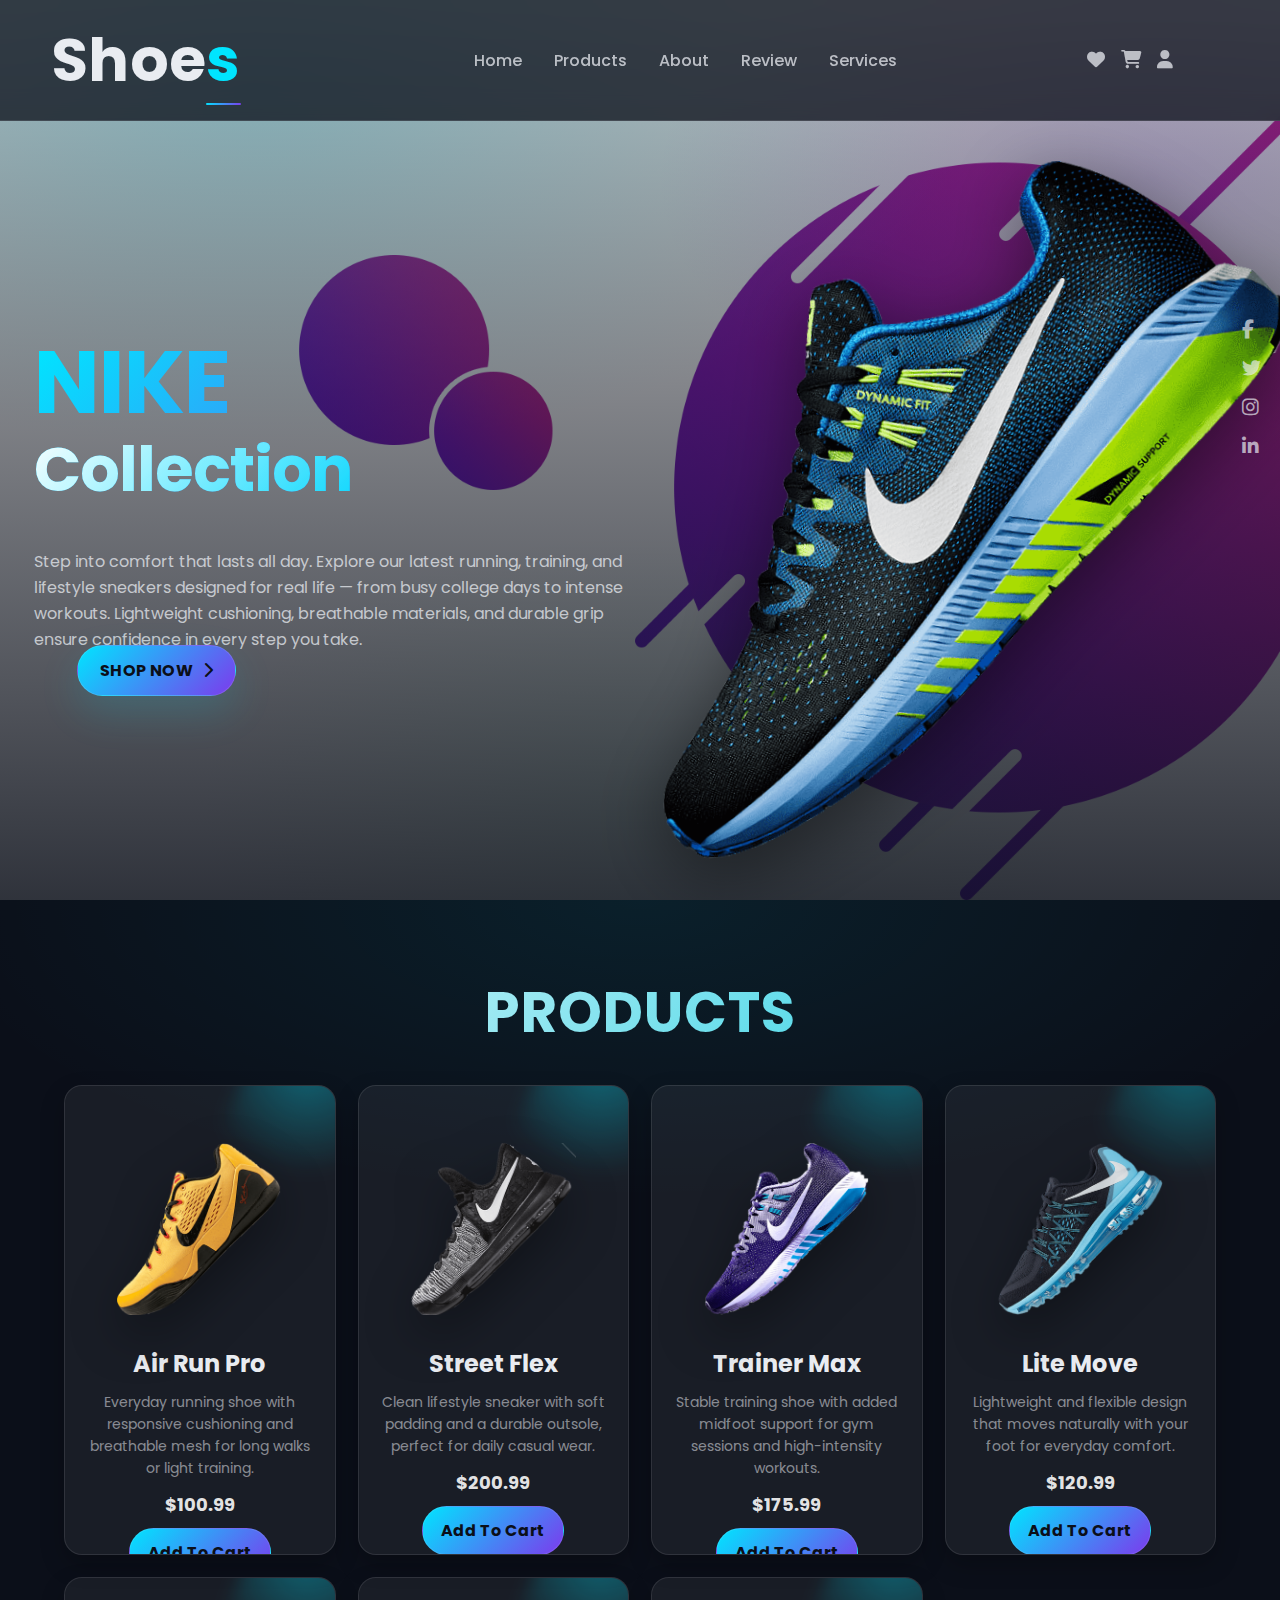
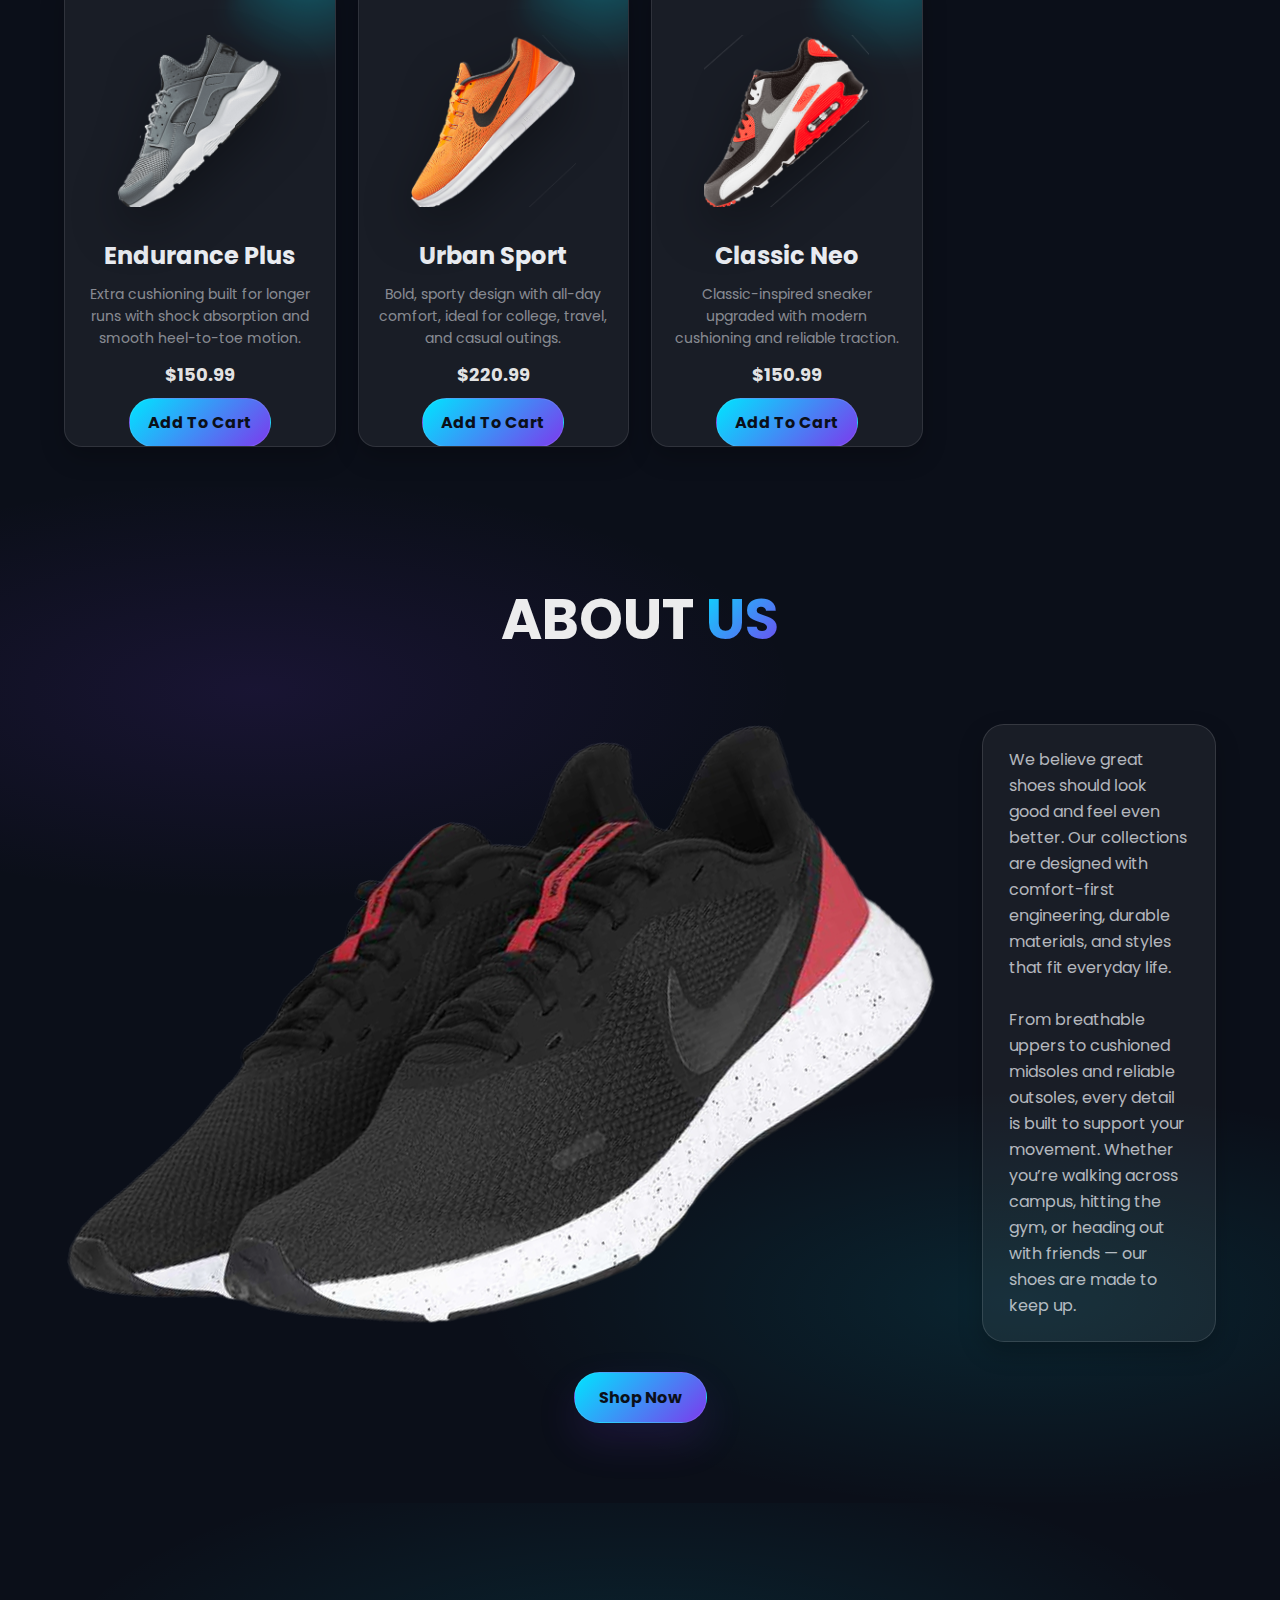
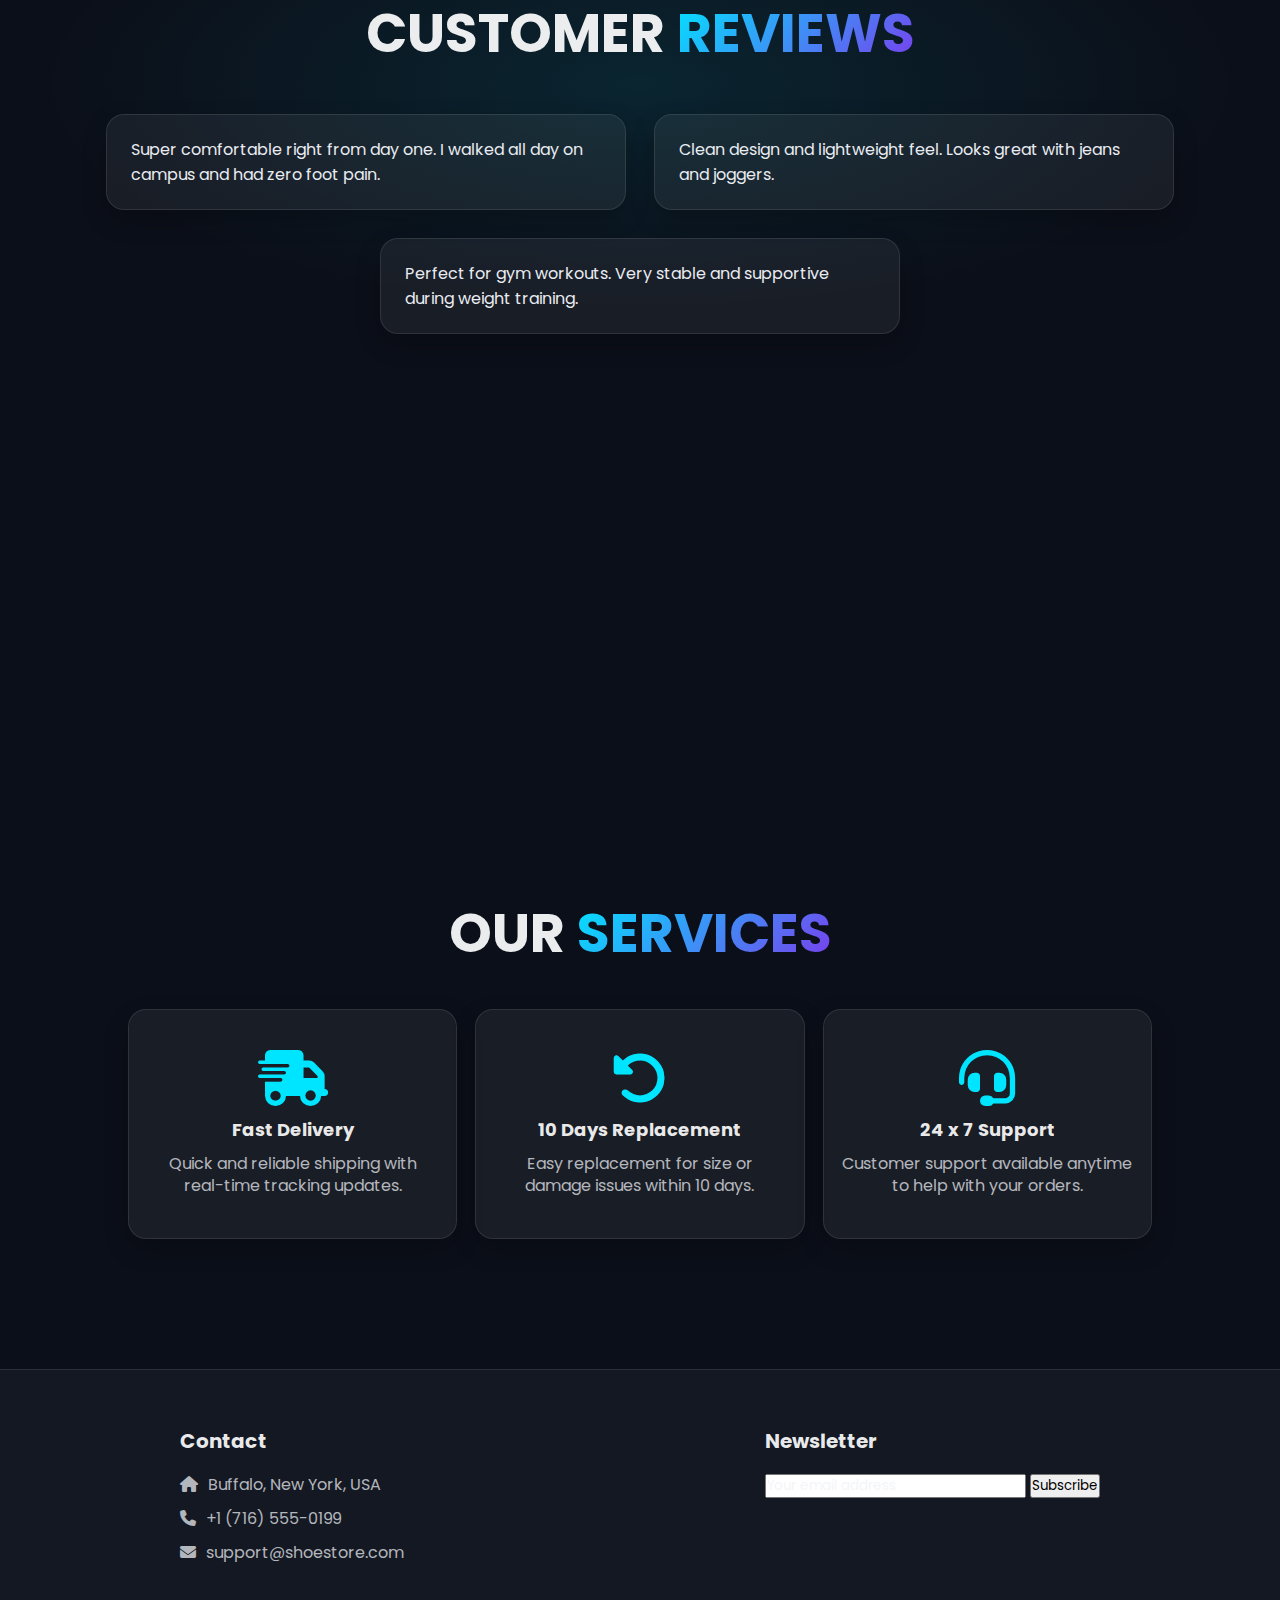
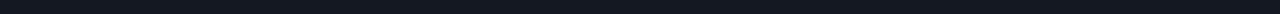
<file: Shoes Websit/index.html>
<!DOCTYPE html>
<html lang="en">
<head>
    <meta charset="UTF-8">
    <meta http-equiv="X-UA-Compatible" content="IE=edge">
    <meta name="viewport" content="width=device-width, initial-scale=1.0">
    <title>Shoes Store - Just Do It</title>
    <link rel="stylesheet" href="style.css">
    <link rel="shortcut icon" href="image/logo.png">
    <link rel="stylesheet" href="https://cdnjs.cloudflare.com/ajax/libs/font-awesome/6.1.1/css/all.min.css">
</head>
<body>

<section>
    <nav>
        <div class="logo">
            <h1>Shoe<span>s</span></h1>
        </div>

        <ul>
            <li><a href="#Home">Home</a></li>
            <li><a href="#Products">Products</a></li>
            <li><a href="#About">About</a></li>
            <li><a href="#Review">Review</a></li>
            <li><a href="#Servises">Services</a></li>
        </ul>

        <div class="icons">
            <i class="fa-solid fa-heart"></i>
            <i class="fa-solid fa-cart-shopping"></i>
            <i class="fa-solid fa-user"></i>
        </div>
    </nav>

    <div class="main" id="Home">
        <div class="main_content">
            <div class="main_text">
                <h1>NIKE<br><span>Collection</span></h1>
                <p>
                    Step into comfort that lasts all day. Explore our latest running, training, and lifestyle sneakers designed for real life — from busy college days to intense workouts. Lightweight cushioning, breathable materials, and durable grip ensure confidence in every step you take.
                </p>
            </div>
            <div class="main_image">
                <img src="image/shoes.png">
            </div>
        </div>

        <div class="social_icon">
            <i class="fa-brands fa-facebook-f"></i>
            <i class="fa-brands fa-twitter"></i>
            <i class="fa-brands fa-instagram"></i>
            <i class="fa-brands fa-linkedin-in"></i>
        </div>

        <div class="button">
            <a href="#">SHOP NOW</a>
            <i class="fa-solid fa-chevron-right"></i>
        </div>
    </div>
</section>

<!-- Products -->

<div class="products" id="Products">
    <h1>Products</h1>

    <div class="box">

        <!-- Product 1 -->
        <div class="card">
            <div class="image">
                <img src="image/shoes1.png">
            </div>
            <div class="products_text">
                <h2>Air Run Pro</h2>
                <p>Everyday running shoe with responsive cushioning and breathable mesh for long walks or light training.</p>
                <h3>$100.99</h3>
                <a href="#" class="btn">Add To Cart</a>
            </div>
        </div>

        <!-- Product 2 -->
        <div class="card">
            <div class="image">
                <img src="image/shoes2.png">
            </div>
            <div class="products_text">
                <h2>Street Flex</h2>
                <p>Clean lifestyle sneaker with soft padding and a durable outsole, perfect for daily casual wear.</p>
                <h3>$200.99</h3>
                <a href="#" class="btn">Add To Cart</a>
            </div>
        </div>

        <!-- Product 3 -->
        <div class="card">
            <div class="image">
                <img src="image/shoes3.png">
            </div>
            <div class="products_text">
                <h2>Trainer Max</h2>
                <p>Stable training shoe with added midfoot support for gym sessions and high-intensity workouts.</p>
                <h3>$175.99</h3>
                <a href="#" class="btn">Add To Cart</a>
            </div>
        </div>

        <!-- Product 4 -->
        <div class="card">
            <div class="image">
                <img src="image/shoes4.png">
            </div>
            <div class="products_text">
                <h2>Lite Move</h2>
                <p>Lightweight and flexible design that moves naturally with your foot for everyday comfort.</p>
                <h3>$120.99</h3>
                <a href="#" class="btn">Add To Cart</a>
            </div>
        </div>

        <!-- Product 5 -->
        <div class="card">
            <div class="image">
                <img src="image/shoes5.png">
            </div>
            <div class="products_text">
                <h2>Endurance Plus</h2>
                <p>Extra cushioning built for longer runs with shock absorption and smooth heel-to-toe motion.</p>
                <h3>$150.99</h3>
                <a href="#" class="btn">Add To Cart</a>
            </div>
        </div>

        <!-- Product 6 -->
        <div class="card">
            <div class="image">
                <img src="image/shoes6.png">
            </div>
            <div class="products_text">
                <h2>Urban Sport</h2>
                <p>Bold, sporty design with all-day comfort, ideal for college, travel, and casual outings.</p>
                <h3>$220.99</h3>
                <a href="#" class="btn">Add To Cart</a>
            </div>
        </div>

        <!-- Product 7 -->
        <div class="card">
            <div class="image">
                <img src="image/shoes7.png">
            </div>
            <div class="products_text">
                <h2>Classic Neo</h2>
                <p>Classic-inspired sneaker upgraded with modern cushioning and reliable traction.</p>
                <h3>$150.99</h3>
                <a href="#" class="btn">Add To Cart</a>
            </div>
        </div>

    </div>
</div>

<!-- About -->

<div class="about" id="About">
    <h1>About<span>Us</span></h1>

    <div class="about_main">
        <div class="about_image">
            <img src="image/red_shoes1.png" id="imagebox">
        </div>

        <div class="about_text">
            <p>
                We believe great shoes should look good and feel even better. Our collections are designed with comfort-first engineering, durable materials, and styles that fit everyday life.
                <br><br>
                From breathable uppers to cushioned midsoles and reliable outsoles, every detail is built to support your movement. Whether you’re walking across campus, hitting the gym, or heading out with friends — our shoes are made to keep up.
            </p>
        </div>
    </div>

    <a href="#" class="about_btn">Shop Now</a>
</div>

<!-- Reviews -->

<div class="review" id="Review">
    <h1>Customer<span>Reviews</span></h1>

    <div class="review_box">

        <div class="review_card">
            <p>Super comfortable right from day one. I walked all day on campus and had zero foot pain.</p>
        </div>

        <div class="review_card">
            <p>Clean design and lightweight feel. Looks great with jeans and joggers.</p>
        </div>

        <div class="review_card">
            <p>Perfect for gym workouts. Very stable and supportive during weight training.</p>
        </div>

    </div>
</div>

<!-- Services -->

<div class="services" id="Servises">
    <h1>Our<span>Services</span></h1>

    <div class="services_cards">

        <div class="services_box">
            <i class="fa-solid fa-truck-fast"></i>
            <h3>Fast Delivery</h3>
            <p>Quick and reliable shipping with real-time tracking updates.</p>
        </div>

        <div class="services_box">
            <i class="fa-solid fa-rotate-left"></i>
            <h3>10 Days Replacement</h3>
            <p>Easy replacement for size or damage issues within 10 days.</p>
        </div>

        <div class="services_box">
            <i class="fa-solid fa-headset"></i>
            <h3>24 x 7 Support</h3>
            <p>Customer support available anytime to help with your orders.</p>
        </div>

    </div>
</div>

<!-- Footer -->

<footer>
    <div class="footer_main">

        <div class="tag">
            <h1>Contact</h1>
            <a href="#"><i class="fa-solid fa-house"></i>Buffalo, New York, USA</a>
            <a href="#"><i class="fa-solid fa-phone"></i>+1 (716) 555-0199</a>
            <a href="#"><i class="fa-solid fa-envelope"></i>support@shoestore.com</a>
        </div>

        <div class="tag">
            <h1>Newsletter</h1>
            <input type="text" placeholder="Your email address">
            <button>Subscribe</button>
        </div>

    </div>
</footer>

</body>
</html>
</file>
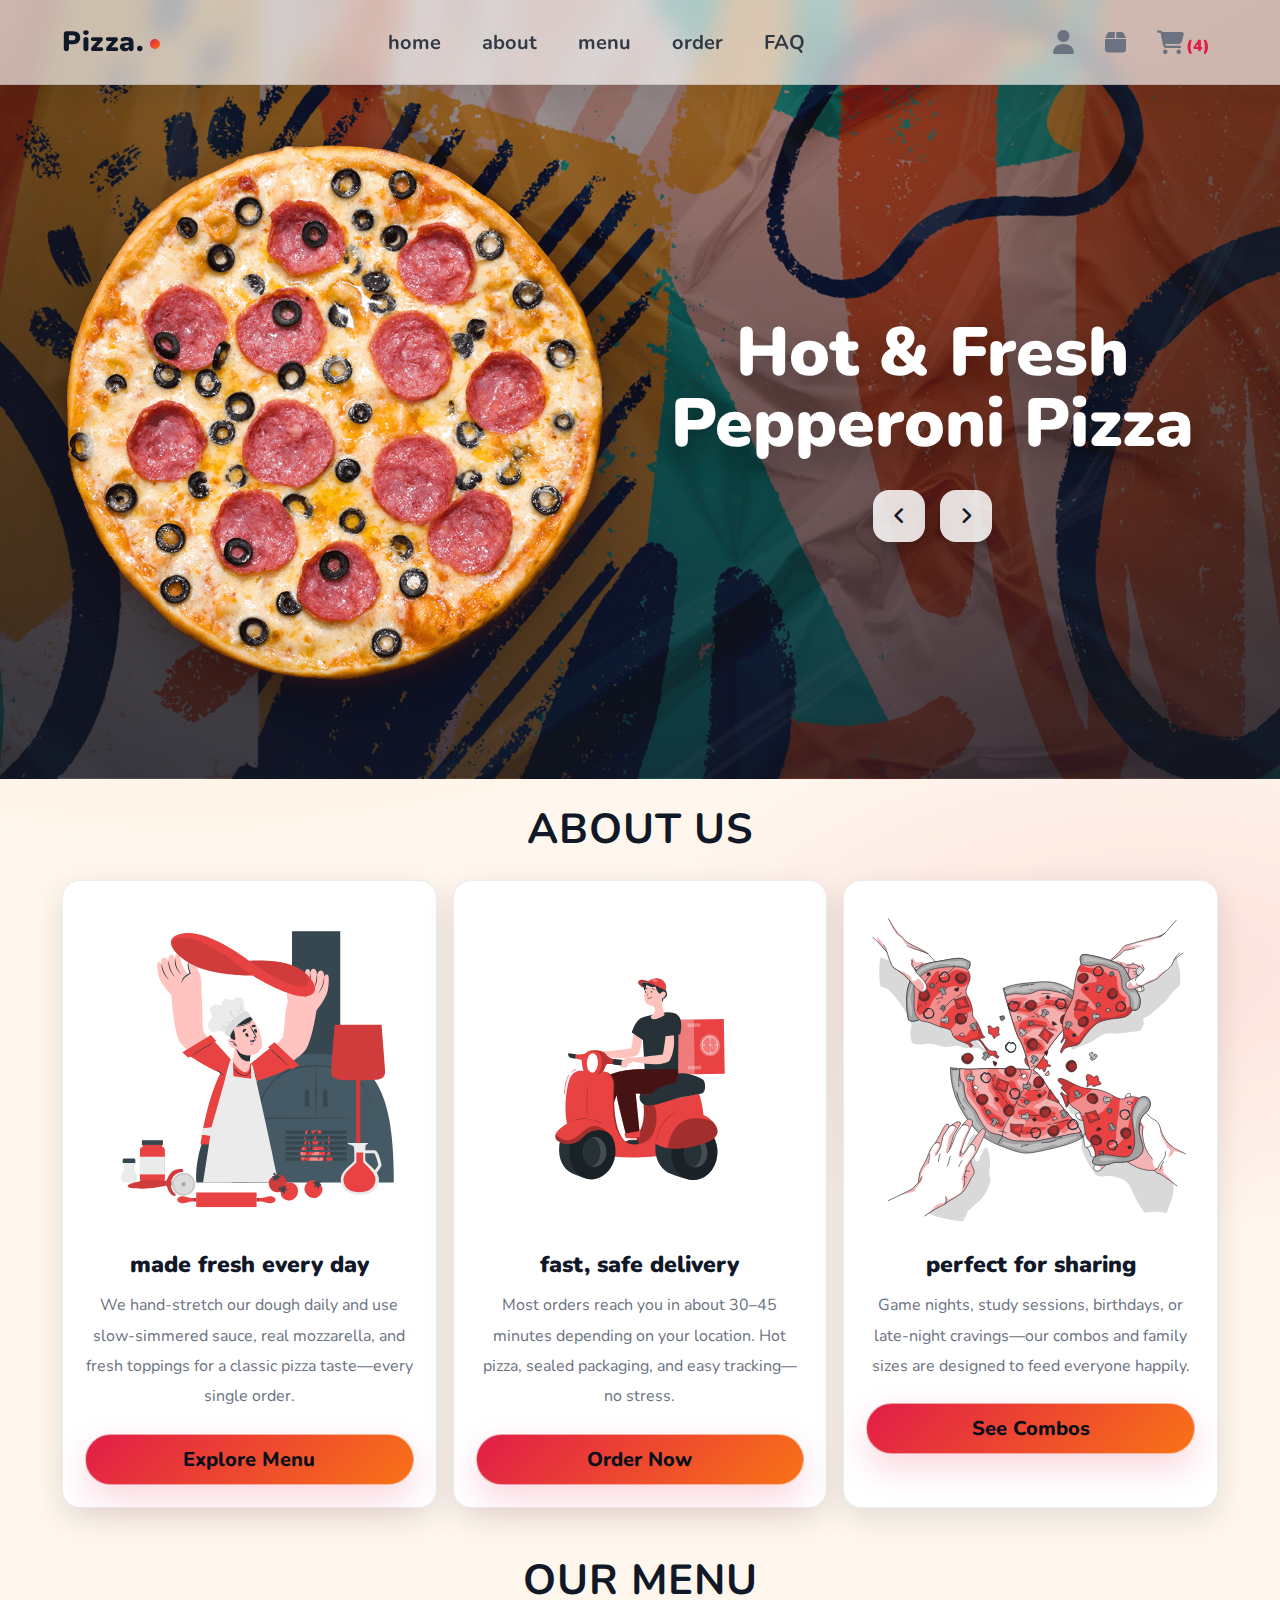
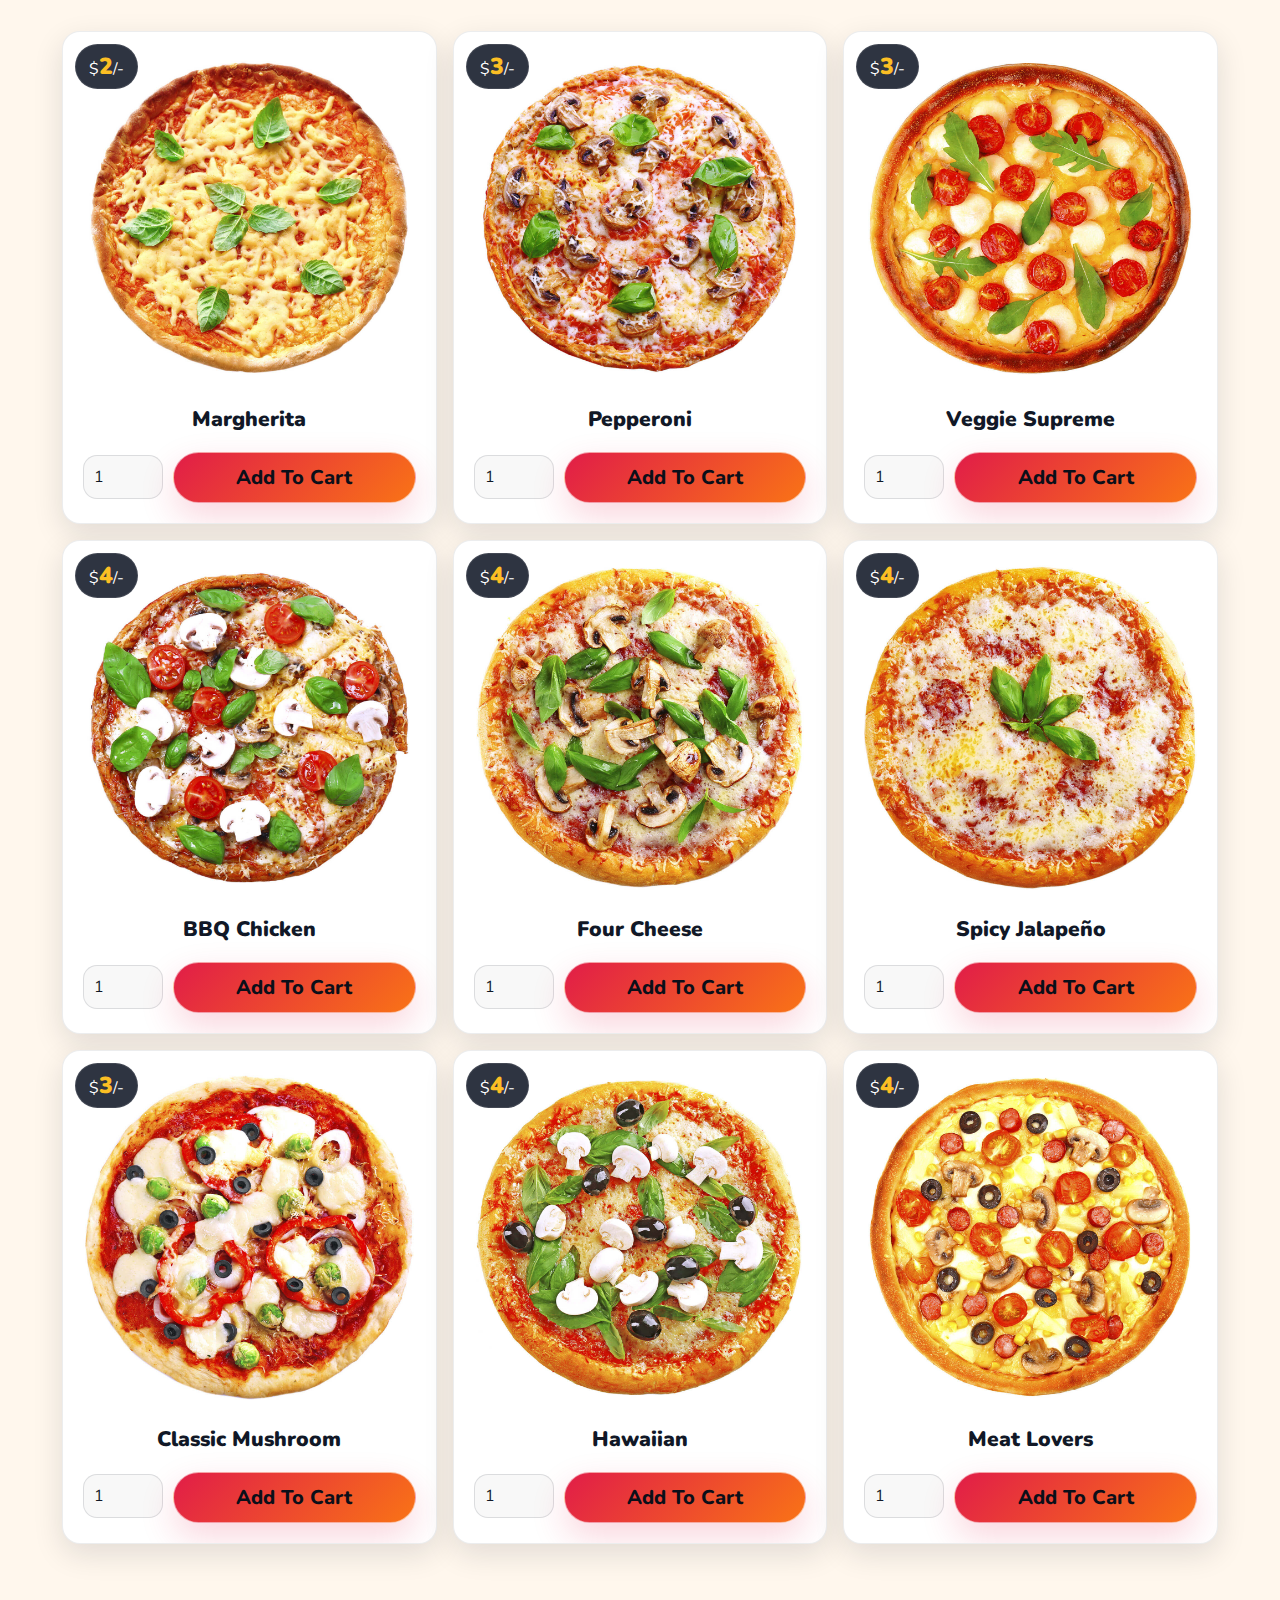
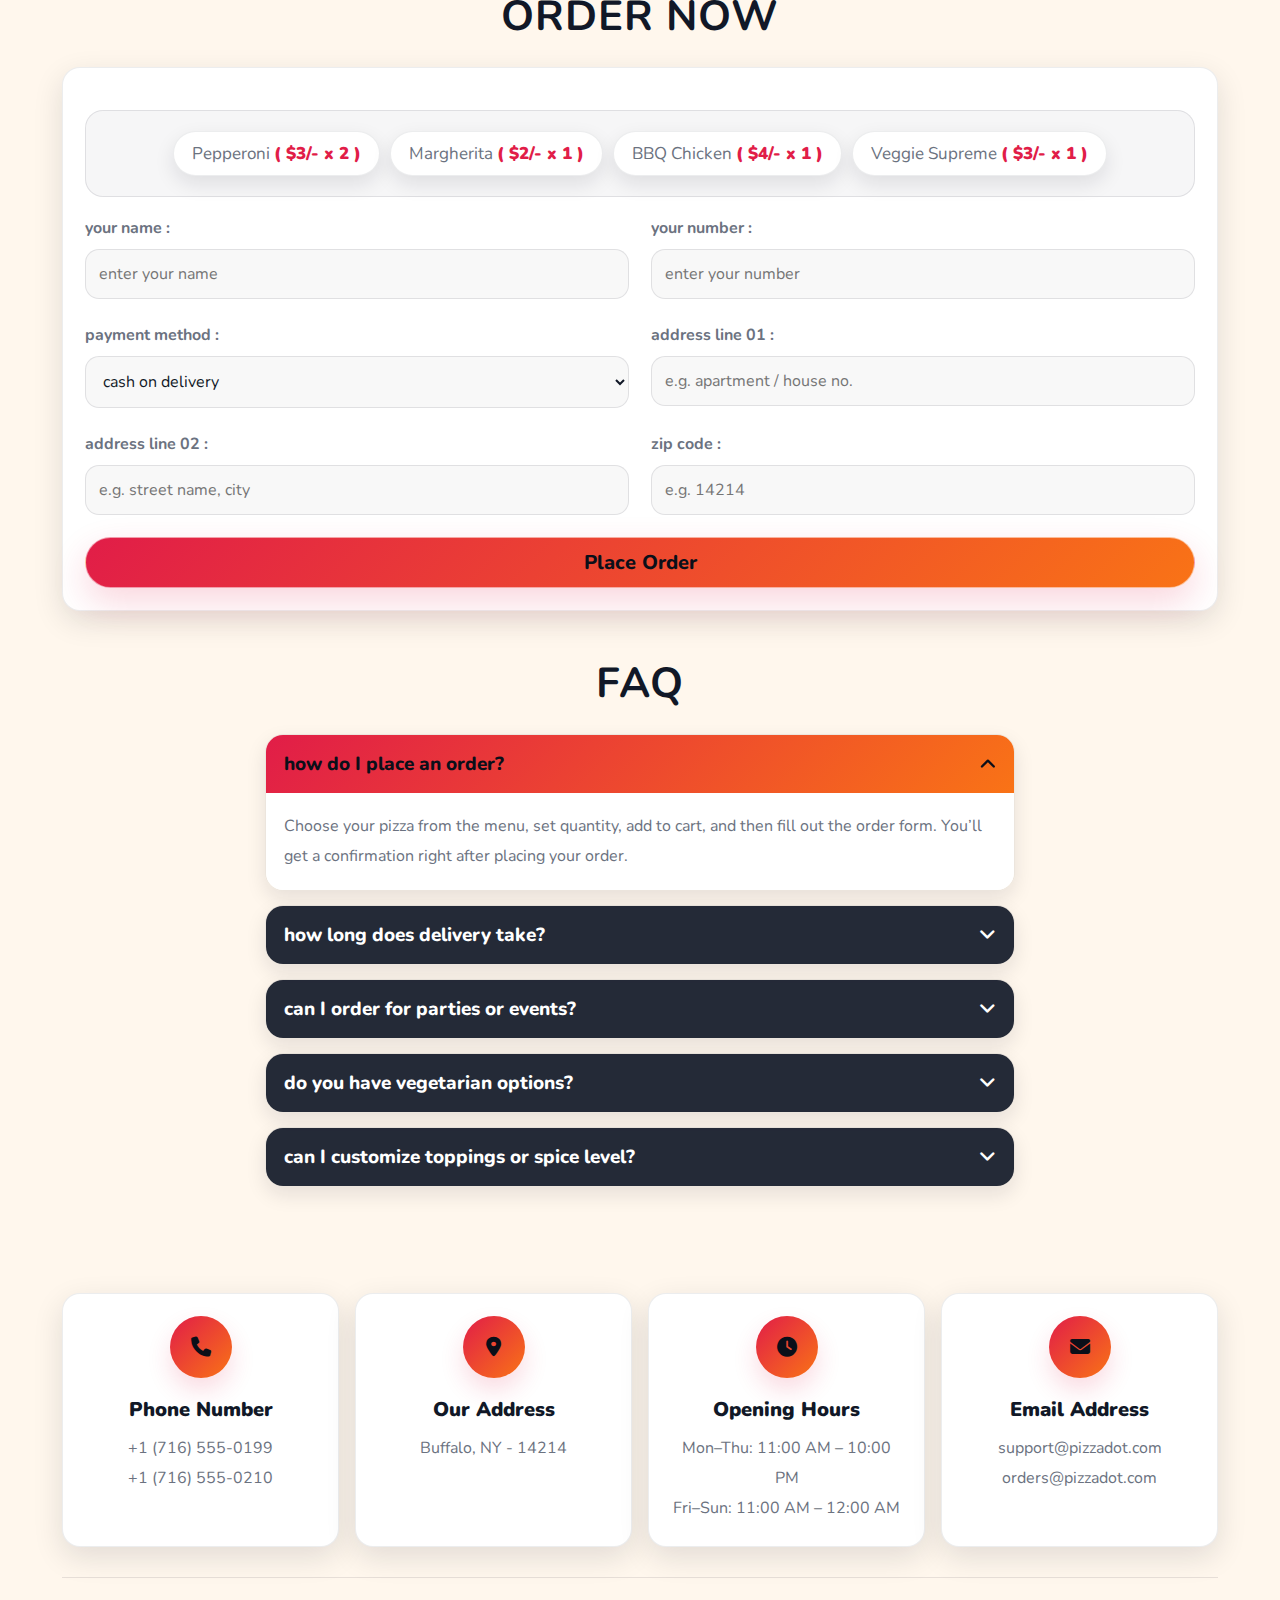
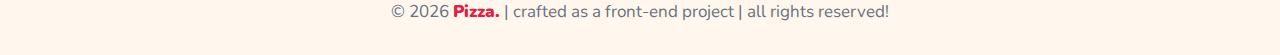
<file: front-end pizza website/front-end pizza website/index.html>
<!DOCTYPE html>
<html lang="en">
<head>
   <meta charset="UTF-8">
   <meta http-equiv="X-UA-Compatible" content="IE=edge">
   <meta name="viewport" content="width=device-width, initial-scale=1.0">
   <title>Pizza. | Fresh Oven-Baked Pizza</title>

   <!-- font awesome cdn link  -->
   <link rel="stylesheet" href="https://cdnjs.cloudflare.com/ajax/libs/font-awesome/6.1.1/css/all.min.css">

   <!-- custom css file link  -->
   <link rel="stylesheet" href="css/style.css">
</head>
<body>
   
<!-- header section starts  -->
<header class="header">
   <section class="flex">

      <a href="#home" class="logo">Pizza.</a>

      <nav class="navbar">
         <a href="#home">home</a>
         <a href="#about">about</a>
         <a href="#menu">menu</a>
         <a href="#order">order</a>
         <a href="#faq">FAQ</a>
      </nav>

      <div class="icons">
         <div id="menu-btn" class="fas fa-bars"></div>
         <div id="user-btn" class="fas fa-user"></div>
         <div id="order-btn" class="fas fa-box"></div>
         <div id="cart-btn" class="fas fa-shopping-cart"><span>(4)</span></div>
      </div>

   </section>
</header>
<!-- header section ends -->

<!-- user account panel -->
<div class="user-account">
   <section>

      <div id="close-account"><span>close</span></div>

      <div class="user">
         <p><span>you are not logged in!</span> Log in to save your address and reorder faster.</p>
      </div>

      <div class="display-orders">
         <p>Pepperoni <span>( $3/- x 2 )</span></p>
         <p>Margherita <span>( $2/- x 1 )</span></p>
         <p>BBQ Chicken <span>( $4/- x 1 )</span></p>
         <p>Veggie Supreme <span>( $3/- x 1 )</span></p>
      </div>

      <div class="flex">

         <form action="" method="post">
            <h3>login</h3>
            <input type="email" name="email" required class="box" placeholder="enter your email" maxlength="50">
            <input type="password" name="pass" required class="box" placeholder="enter your password" maxlength="20">
            <input type="submit" value="login now" name="login" class="btn">
         </form>

         <form action="" method="post">
            <h3>register</h3>
            <input type="text" name="name" required class="box" placeholder="enter your name" maxlength="20">
            <input type="email" name="email" required class="box" placeholder="enter your email" maxlength="50">
            <input type="password" name="pass" required class="box" placeholder="create a password" maxlength="20">
            <input type="password" name="cpass" required class="box" placeholder="confirm your password" maxlength="20">
            <input type="submit" value="register now" name="register" class="btn">
         </form>

      </div>

   </section>
</div>

<!-- my orders panel -->
<div class="my-orders">
   <section>

      <div id="close-orders"><span>close</span></div>

      <h3 class="title"> my orders </h3>

      <div class="box">
         <p>placed on : <span>01/08/2026</span> </p>
         <p>name : <span>Guest User</span> </p>
         <p>number : <span>1234567890</span></p>
         <p>address : <span>flat 12, building 2, Buffalo, NY - 14214</span></p>
         <p>payment method : <span>cash on delivery</span></p>
         <p>your orders : <span>Pepperoni x 2, Margherita x 1, Garlic Bread x 1</span></p>
         <p>total price : <span>$11/-</span></p>
         <p>payment status : <span style="color: var(--red);">pending</span> </p>
      </div>

      <div class="box">
         <p>placed on : <span>12/26/2025</span> </p>
         <p>name : <span>Guest User</span> </p>
         <p>number : <span>1234567890</span></p>
         <p>address : <span>flat 12, building 2, Buffalo, NY - 14214</span></p>
         <p>payment method : <span>credit card</span></p>
         <p>your orders : <span>BBQ Chicken x 1, Veggie Supreme x 1, Cola x 2</span></p>
         <p>total price : <span>$12/-</span></p>
         <p>payment status : <span style="color: var(--red);">pending</span> </p>
      </div>

   </section>
</div>

<!-- shopping cart panel -->
<div class="shopping-cart">
   <section>

      <div id="close-cart"><span>close</span></div>

      <div class="box">
         <a href="#" class="fas fa-times"></a>
         <img src="images/pizza-1.jpg" alt="">
         <div class="content">
            <p>Pepperoni <span>( $3/- x 2 )</span></p>
            <form action="" method="post">
               <input type="number" class="qty" name="qty" min="1" value="2" max="100">
               <button type="submit" class="fas fa-edit" name="update_qty"></button>
            </form>
         </div>
      </div>

      <div class="box">
         <a href="#" class="fas fa-times"></a>
         <img src="images/pizza-3.jpg" alt="">
         <div class="content">
            <p>Margherita <span>( $2/- x 1 )</span></p>
            <form action="" method="post">
               <input type="number" class="qty" name="qty" min="1" value="1" max="100">
               <button type="submit" class="fas fa-edit" name="update_qty"></button>
            </form>
         </div>
      </div>

      <div class="box">
         <a href="#" class="fas fa-times"></a>
         <img src="images/pizza-6.jpg" alt="">
         <div class="content">
            <p>BBQ Chicken <span>( $4/- x 1 )</span></p>
            <form action="" method="post">
               <input type="number" class="qty" name="qty" min="1" value="1" max="100">
               <button type="submit" class="fas fa-edit" name="update_qty"></button>
            </form>
         </div>
      </div>

      <div class="box">
         <a href="#" class="fas fa-times"></a>
         <img src="images/pizza-7.jpg" alt="">
         <div class="content">
            <p>Veggie Supreme <span>( $3/- x 1 )</span></p>
            <form action="" method="post">
               <input type="number" class="qty" name="qty" min="1" value="1" max="100">
               <button type="submit" class="fas fa-edit" name="update_qty"></button>
            </form>
         </div>
      </div>

      <a href="#order" class="btn">order now</a>

   </section>
</div>

<!-- hero -->
<div class="home-bg">
   <section class="home" id="home">

      <div class="slide-container">

         <div class="slide active">
            <div class="image">
               <img src="images/home-img-1.png" alt="">
            </div>
            <div class="content">
               <h3>Hot & Fresh Pepperoni Pizza</h3>
               <div class="fas fa-angle-left" onclick="prev()"></div>
               <div class="fas fa-angle-right" onclick="next()"></div>
            </div>
         </div>

         <div class="slide">
            <div class="image">
               <img src="images/home-img-2.png" alt="">
            </div>
            <div class="content">
               <h3>Cheesy Mushroom & Olive Pizza</h3>
               <div class="fas fa-angle-left" onclick="prev()"></div>
               <div class="fas fa-angle-right" onclick="next()"></div>
            </div>
         </div>

         <div class="slide">
            <div class="image">
               <img src="images/home-img-3.png" alt="">
            </div>
            <div class="content">
               <h3>Loaded Italian Veggie Pizza</h3>
               <div class="fas fa-angle-left" onclick="prev()"></div>
               <div class="fas fa-angle-right" onclick="next()"></div>
            </div>
         </div>

      </div>

   </section>
</div>

<!-- about section starts  -->
<section class="about" id="about">

   <h1 class="heading">about us</h1>

   <div class="box-container">

      <div class="box">
         <img src="images/about-1.svg" alt="">
         <h3>made fresh every day</h3>
         <p>
            We hand-stretch our dough daily and use slow-simmered sauce, real mozzarella,
            and fresh toppings for a classic pizza taste—every single order.
         </p>
         <a href="#menu" class="btn">explore menu</a>
      </div>

      <div class="box">
         <img src="images/about-2.svg" alt="">
         <h3>fast, safe delivery</h3>
         <p>
            Most orders reach you in about 30–45 minutes depending on your location.
            Hot pizza, sealed packaging, and easy tracking—no stress.
         </p>
         <a href="#order" class="btn">order now</a>
      </div>

      <div class="box">
         <img src="images/about-3.svg" alt="">
         <h3>perfect for sharing</h3>
         <p>
            Game nights, study sessions, birthdays, or late-night cravings—our combos
            and family sizes are designed to feed everyone happily.
         </p>
         <a href="#menu" class="btn">see combos</a>
      </div>

   </div>

</section>
<!-- about section ends -->

<!-- menu section starts  -->
<section id="menu" class="menu">

   <h1 class="heading">our menu</h1>

   <div class="box-container">

      <div class="box">
         <div class="price">$<span>2</span>/-</div>
         <img src="images/pizza-1.jpg" alt="">
         <div class="name">Margherita</div>
         <form action="" method="post">
            <input type="number" min="1" max="100" value="1" class="qty" name="qty">
            <input type="submit" value="add to cart" name="add_to_cart" class="btn">
         </form>
      </div>

      <div class="box">
         <div class="price">$<span>3</span>/-</div>
         <img src="images/pizza-2.jpg" alt="">
         <div class="name">Pepperoni</div>
         <form action="" method="post">
            <input type="number" min="1" max="100" value="1" class="qty" name="qty">
            <input type="submit" value="add to cart" name="add_to_cart" class="btn">
         </form>
      </div>

      <div class="box">
         <div class="price">$<span>3</span>/-</div>
         <img src="images/pizza-3.jpg" alt="">
         <div class="name">Veggie Supreme</div>
         <form action="" method="post">
            <input type="number" min="1" max="100" value="1" class="qty" name="qty">
            <input type="submit" value="add to cart" name="add_to_cart" class="btn">
         </form>
      </div>

      <div class="box">
         <div class="price">$<span>4</span>/-</div>
         <img src="images/pizza-4.jpg" alt="">
         <div class="name">BBQ Chicken</div>
         <form action="" method="post">
            <input type="number" min="1" max="100" value="1" class="qty" name="qty">
            <input type="submit" value="add to cart" name="add_to_cart" class="btn">
         </form>
      </div>

      <div class="box">
         <div class="price">$<span>4</span>/-</div>
         <img src="images/pizza-5.jpg" alt="">
         <div class="name">Four Cheese</div>
         <form action="" method="post">
            <input type="number" min="1" max="100" value="1" class="qty" name="qty">
            <input type="submit" value="add to cart" name="add_to_cart" class="btn">
         </form>
      </div>

      <div class="box">
         <div class="price">$<span>4</span>/-</div>
         <img src="images/pizza-6.jpg" alt="">
         <div class="name">Spicy Jalapeño</div>
         <form action="" method="post">
            <input type="number" min="1" max="100" value="1" class="qty" name="qty">
            <input type="submit" value="add to cart" name="add_to_cart" class="btn">
         </form>
      </div>

      <div class="box">
         <div class="price">$<span>3</span>/-</div>
         <img src="images/pizza-7.jpg" alt="">
         <div class="name">Classic Mushroom</div>
         <form action="" method="post">
            <input type="number" min="1" max="100" value="1" class="qty" name="qty">
            <input type="submit" value="add to cart" name="add_to_cart" class="btn">
         </form>
      </div>

      <div class="box">
         <div class="price">$<span>4</span>/-</div>
         <img src="images/pizza-8.jpg" alt="">
         <div class="name">Hawaiian</div>
         <form action="" method="post">
            <input type="number" min="1" max="100" value="1" class="qty" name="qty">
            <input type="submit" value="add to cart" name="add_to_cart" class="btn">
         </form>
      </div>

      <div class="box">
         <div class="price">$<span>4</span>/-</div>
         <img src="images/pizza-9.jpg" alt="">
         <div class="name">Meat Lovers</div>
         <form action="" method="post">
            <input type="number" min="1" max="100" value="1" class="qty" name="qty">
            <input type="submit" value="add to cart" name="add_to_cart" class="btn">
         </form>
      </div>

   </div>

</section>
<!-- menu section ends -->

<!-- order section starts  -->
<section class="order" id="order">

   <h1 class="heading">order now</h1>

   <form action="" method="post">

      <div class="display-orders">
         <p>Pepperoni <span>( $3/- x 2 )</span></p>
         <p>Margherita <span>( $2/- x 1 )</span></p>
         <p>BBQ Chicken <span>( $4/- x 1 )</span></p>
         <p>Veggie Supreme <span>( $3/- x 1 )</span></p>
      </div>

      <div class="flex">
         <div class="inputBox">
            <span>your name :</span>
            <input type="text" name="name" class="box" required placeholder="enter your name" maxlength="20">
         </div>
         <div class="inputBox">
            <span>your number :</span>
            <input type="number" name="number" class="box" required placeholder="enter your number" min="0">
         </div>
         <div class="inputBox">
            <span>payment method :</span>
            <select name="method" class="box">
               <option value="cash on delivery">cash on delivery</option>
               <option value="credit card">credit card</option>
               <option value="paypal">paypal</option>
            </select>
         </div>
         <div class="inputBox">
            <span>address line 01 :</span>
            <input type="text" name="flat" class="box" required placeholder="e.g. apartment / house no." maxlength="50">
         </div>
         <div class="inputBox">
            <span>address line 02 :</span>
            <input type="text" name="street" class="box" required placeholder="e.g. street name, city" maxlength="50">
         </div>
         <div class="inputBox">
            <span>zip code :</span>
            <input type="number" name="pin_code" class="box" required placeholder="e.g. 14214" min="0">
         </div>
      </div>

      <input type="submit" value="place order" class="btn" name="order">

   </form>

</section>
<!-- order section ends -->

<!-- faq section starts  -->
<section class="faq" id="faq">

   <h1 class="heading">FAQ</h1>

   <div class="accordion-container">

      <div class="accordion active">
         <div class="accordion-heading">
            <span>how do I place an order?</span>
            <i class="fas fa-angle-down"></i>
         </div>
         <p class="accrodion-content">
            Choose your pizza from the menu, set quantity, add to cart, and then fill out the order form.
            You’ll get a confirmation right after placing your order.
         </p>
      </div>

      <div class="accordion">
         <div class="accordion-heading">
            <span>how long does delivery take?</span>
            <i class="fas fa-angle-down"></i>
         </div>
         <p class="accrodion-content">
            Delivery usually takes around 30–45 minutes depending on traffic and distance.
            We prepare every pizza fresh, so quality always comes first.
         </p>
      </div>

      <div class="accordion">
         <div class="accordion-heading">
            <span>can I order for parties or events?</span>
            <i class="fas fa-angle-down"></i>
         </div>
         <p class="accrodion-content">
            Yes! We can handle bulk orders for parties and events. For large orders, it’s best to place it in advance
            so we can prepare everything on time.
         </p>
      </div>

      <div class="accordion">
         <div class="accordion-heading">
            <span>do you have vegetarian options?</span>
            <i class="fas fa-angle-down"></i>
         </div>
         <p class="accrodion-content">
            Absolutely. Veggie Supreme, Margherita, Four Cheese, and Classic Mushroom are great vegetarian choices.
            You can also request custom toppings.
         </p>
      </div>

      <div class="accordion">
         <div class="accordion-heading">
            <span>can I customize toppings or spice level?</span>
            <i class="fas fa-angle-down"></i>
         </div>
         <p class="accrodion-content">
            Yes — you can adjust quantity and place special notes when ordering (e.g., extra cheese, no olives,
            spicy jalapeños). Customization depends on ingredient availability.
         </p>
      </div>

   </div>

</section>
<!-- faq section ends -->

<!-- footer section starts  -->
<section class="footer">

   <div class="box-container">

      <div class="box">
         <i class="fas fa-phone"></i>
         <h3>phone number</h3>
         <p>+1 (716) 555-0199</p>
         <p>+1 (716) 555-0210</p>
      </div>

      <div class="box">
         <i class="fas fa-map-marker-alt"></i>
         <h3>our address</h3>
         <p>Buffalo, NY - 14214</p>
      </div>

      <div class="box">
         <i class="fas fa-clock"></i>
         <h3>opening hours</h3>
         <p>Mon–Thu: 11:00 AM – 10:00 PM</p>
         <p>Fri–Sun: 11:00 AM – 12:00 AM</p>
      </div>

      <div class="box">
         <i class="fas fa-envelope"></i>
         <h3>email address</h3>
         <p>support@pizzadot.com</p>
         <p>orders@pizzadot.com</p>
      </div>

   </div>

   <div class="credit">
      &copy; 2026 <span>Pizza.</span> | crafted as a front-end project | all rights reserved!
   </div>

</section>
<!-- footer section ends -->

<!-- custom js file link  -->
<script src="js/script.js"></script>

</body>
</html>
</file>
<file: Shoes Websit/style.css>
@import url('https://fonts.googleapis.com/css2?family=Poppins:wght@300;400;500;600;700&display=swap');

:root{
    --bg: #0b0f19;
    --surface: rgba(255,255,255,0.08);
    --surface-2: rgba(255,255,255,0.12);
    --text: #e9ecf1;
    --muted: rgba(233,236,241,0.75);
    --muted-2: rgba(233,236,241,0.55);

    --accent: #00E5FF;      /* electric cyan */
    --accent2: #7C3AED;     /* violet */
    --accent3: #22C55E;     /* mint green */

    --shadow: 0 12px 30px rgba(0,0,0,0.35);
    --shadow2: 0 10px 25px rgba(0,0,0,0.22);
    --ring: 0 0 0 3px rgba(0,229,255,0.22);

    --radius: 18px;
    --radius-sm: 12px;

    --grad: linear-gradient(135deg, var(--accent), var(--accent2));
    --grad-soft: radial-gradient(1200px 600px at 20% 10%, rgba(0,229,255,0.25), transparent 60%),
                 radial-gradient(900px 500px at 90% 20%, rgba(124,58,237,0.22), transparent 55%),
                 radial-gradient(800px 500px at 50% 90%, rgba(34,197,94,0.12), transparent 55%);
}

/* Reset */
*{
    margin: 0;
    padding: 0;
    box-sizing: border-box;
    font-family: "Poppins", sans-serif;
}

html{ scroll-behavior: smooth; }

body{
    background: var(--bg);
    color: var(--text);
}

/* Scrollbar */
::-webkit-scrollbar{ width: 12px; }
::-webkit-scrollbar-track{
    border-radius: 999px;
    box-shadow: inset 0 0 10px rgba(0,0,0,0.35);
}
::-webkit-scrollbar-thumb{
    border-radius: 999px;
    background: linear-gradient(to top, rgba(0,229,255,0.85), rgba(124,58,237,0.85));
}

/* Prevent section titles hiding under fixed navbar */
.products, .about, .review, .services, .login_form{
    scroll-margin-top: 90px;
}

/* =========================
   HERO SECTION
   ========================= */

section{
    width: 100%;
    height: 100vh;
    background: var(--grad-soft), url(image/bg1.png);
    background-size: cover;
    background-position: center;
    position: relative;
    overflow: hidden;
}

section::after{
    content: "";
    position: absolute;
    inset: 0;
    background: linear-gradient(180deg, rgba(11,15,25,0.25), rgba(11,15,25,0.85));
    pointer-events: none;
}

/* Nav */
section nav{
    display: flex;
    align-items: center;
    justify-content: space-around;
    background: rgba(11,15,25,0.75);
    backdrop-filter: blur(12px);
    -webkit-backdrop-filter: blur(12px);
    border-bottom: 1px solid rgba(255,255,255,0.10);
    position: fixed;
    top: 0; left: 0; right: 0;
    z-index: 100;
    padding: 10px 16px;
}

section nav .logo{
    font-size: 30px;
    color: var(--text);
    margin: 5px 0;
    cursor: pointer;
    position: relative;
    left: -4%;
    font-weight: 700;
    letter-spacing: 0.3px;
}

section nav .logo span{
    color: var(--accent);
    text-decoration: none;
    position: relative;
}
section nav .logo span::after{
    content:"";
    position:absolute;
    left:0;
    bottom:-3px;
    width:100%;
    height:2px;
    background: var(--grad);
    border-radius: 999px;
}

section nav ul{ list-style: none; }

section nav ul li{
    display: inline-block;
    margin: 5px 14px;
}

section nav ul li a{
    text-decoration: none;
    color: var(--muted);
    transition: 0.25s;
    font-weight: 500;
}

section nav ul li a:hover{
    color: var(--text);
}

section nav .icons i{
    margin: 0 6px;
    cursor: pointer;
    font-size: 18px;
    transition: 0.25s;
    color: var(--muted);
}

section nav .icons i:hover{
    color: var(--accent);
    transform: translateY(-1px);
}

/* Main */
section .main{
    position: relative;
    z-index: 2;
}

section .main .main_content{
    display: flex;
    align-items: center;
    justify-content: space-around;
    padding-top: 90px; /* nav spacing */
}

section .main .main_content .main_text h1{
    font-size: 88px;
    line-height: 78px;
    background: var(--grad);
    -webkit-background-clip: text;
    -webkit-text-fill-color: transparent;
    position: relative;
    top: 45px;
    left: 5%;
    letter-spacing: -1px;
}

section .main .main_content .main_text h1 span{
    font-size: 62px;
    background: linear-gradient(135deg, #ffffff, rgba(0,229,255,0.85));
    -webkit-background-clip: text;
    -webkit-text-fill-color: transparent;
}

section .main .main_content .main_text p{
    width: 620px;
    color: var(--muted);
    text-align: left;
    line-height: 26px;
    position: relative;
    top: 85px;
    left: 5%;
    font-weight: 400;
}

section .main .main_content .main_image img{
    width: 650px;
    position: relative;
    left: 20px;
    top: 75px;
    filter: drop-shadow(0 20px 35px rgba(0,0,0,0.45));
    transform: rotate(-3deg);
    transition: 0.35s ease;
}
section .main .main_content .main_image img:hover{
    transform: rotate(-1deg) translateY(-6px) scale(1.02);
}

section .main .social_icon{
    position: absolute;
    top: 50%;
    left: 98%;
    transform: translate(-50%,-50%);
    font-size: 19px;
}

section .main .social_icon i{
    margin: 10px 0;
    cursor: pointer;
    transition: 0.25s;
    color: rgba(233,236,241,0.70);
}

section .main .social_icon i:hover{
    color: var(--accent);
    transform: translateX(-2px);
}

/* CTA Button */
section .main .button{
    position: absolute;
    left: 6%;
    bottom: 80px;
    padding: 12px 22px;
    border-radius: 999px;
    background: var(--grad);
    box-shadow: 0 16px 40px rgba(0,229,255,0.15);
    border: 1px solid rgba(255,255,255,0.12);
}

section .main .button a{
    color: #0b0f19;
    text-decoration: none;
    font-weight: 700;
    letter-spacing: 0.4px;
}

section .main .button i{
    color: #0b0f19;
    margin-left: 6px;
    transition: 0.25s;
}

section .main .button:hover{
    box-shadow: 0 22px 60px rgba(124,58,237,0.18);
    transform: translateY(-1px);
}

section .main .button:hover i{
    transform: translateX(7px);
}

/* =========================
   PRODUCTS
   ========================= */

.products{
    width: 100%;
    min-height: 110vh;
    padding: 60px 0 40px 0;
    background: radial-gradient(1200px 500px at 50% 0%, rgba(0,229,255,0.08), transparent 60%);
}

.products h1{
    margin: 10px 0 30px 0;
    font-size: 56px;
    display: flex;
    align-items: center;
    justify-content: center;
    text-transform: uppercase;
    background: linear-gradient(135deg, #ffffff, rgba(0,229,255,0.85));
    -webkit-background-clip: text;
    -webkit-text-fill-color: transparent;
    letter-spacing: 1px;
}

.products .box{
    width: 90%;
    margin: 0 auto;
    display: grid;
    grid-template-columns: repeat(4, minmax(220px, 1fr));
    gap: 22px;
}

.products .box .card{
    width: 100%;
    height: 470px;
    border-radius: var(--radius);
    padding: 14px 18px;
    background: rgba(255,255,255,0.06);
    border: 1px solid rgba(255,255,255,0.10);
    box-shadow: var(--shadow2);
    text-align: center;
    position: relative;
    overflow: hidden;
    transition: 0.3s ease;

    /* FIX: Align content + keep button at bottom */
    display: flex;
    flex-direction: column;
}

.products .box .card::before{
    content:"";
    position:absolute;
    inset:-60px -80px auto auto;
    width: 180px;
    height: 180px;
    background: radial-gradient(circle at 30% 30%, rgba(0,229,255,0.35), transparent 60%);
    filter: blur(8px);
    transform: rotate(25deg);
}

.products .box .card:hover{
    transform: translateY(-6px);
    border-color: rgba(0,229,255,0.22);
    box-shadow: 0 20px 55px rgba(0,0,0,0.35);
}

.products .box .card .small_card{
    display: flex;
    flex-flow: column;
    position: absolute;
    top: 14px;
    left: 14px;
    transition: 0.25s;
    opacity: 0;
    transform: translateX(-10px);
}

.products .box .card:hover .small_card{
    transform: translateX(0px);
    opacity: 1;
    cursor: pointer;
}

.products .box .card .small_card i{
    width: 42px;
    height: 42px;
    border-radius: 12px;
    font-size: 16px;
    margin: 6px 0;
    line-height: 42px;
    border: 1px solid rgba(255,255,255,0.18);
    color: rgba(233,236,241,0.78);
    background: rgba(0,0,0,0.18);
    transition: 0.2s;
}

.products .box .card .small_card i:hover{
    color: var(--bg);
    background: var(--grad);
    border-color: transparent;
}

.products .box .card .image{
    display: flex;
    align-items: center;
    justify-content: center;
    margin-top: 28px;
    flex: 0 0 auto;
}

.products .box .card .image img{
    width: 165px;
    margin: 15px 0;
    transition: 0.25s;
    filter: drop-shadow(0 18px 25px rgba(0,0,0,0.35));
}

.products .box .card:hover .image img{
    transform: scale(1.08) rotate(-2deg);
}

.products .box .card .products_text{
    flex: 1;
    display: flex;
    flex-direction: column;
    justify-content: flex-start;
    padding-top: 6px;
}

.products .box .card .products_text h2{
    font-size: 24px;
    margin-top: 10px;
    color: var(--text);
    font-weight: 700;
}

.products .box .card .products_text p{
    color: var(--muted-2);
    line-height: 22px;
    margin: 10px 0 12px 0;
    font-size: 14px;

    /* FIX: consistent description height */
    min-height: 66px;
}

.products .box .card .products_text h3{
    margin-top: auto; /* pushes price down consistently */
    margin-bottom: 10px;
    font-size: 18px;
    color: rgba(255,255,255,0.9);
}

.products .box .card .products_text .products_star{
    color: #FFC107;
    margin-bottom: 14px;
    cursor: pointer;
}

.products .box .card .products_text .btn{
    display: inline-block;
    text-decoration: none;
    padding: 11px 18px;
    border-radius: 999px;
    background: var(--grad);
    color: #0b0f19;
    font-weight: 700;
    border: 1px solid rgba(255,255,255,0.10);
    transition: 0.25s;
    width: fit-content;
    align-self: center;
}

.products .box .card .products_text .btn:hover{
    transform: translateY(-2px);
    box-shadow: 0 18px 40px rgba(0,229,255,0.16);
}

/* =========================
   ABOUT  (FIXED: no forced top/absolute; button won't clash)
   ========================= */

.about{
    width: 100%;
    height: auto;
    min-height: 100vh;
    padding: 80px 0 80px 0;
    background:
      radial-gradient(900px 350px at 20% 20%, rgba(124,58,237,0.12), transparent 60%),
      radial-gradient(900px 350px at 80% 80%, rgba(0,229,255,0.10), transparent 60%);
    text-align: center;
}

.about h1{
    font-size: 56px;
    margin-top: 10px;
    display: flex;
    align-items: center;
    justify-content: center;
    text-transform: uppercase;
    color: rgba(255,255,255,0.92);
}

.about h1 span{
    margin-left: 12px;
    background: var(--grad);
    -webkit-background-clip: text;
    -webkit-text-fill-color: transparent;
}

.about .about_main{
    position: static;
    transform: none;
    top: auto;
    left: auto;

    width: 90%;
    margin: 60px auto 0 auto;
    display: flex;
    justify-content: space-around;
    align-items: center;
    gap: 32px;
    text-align: left;
}

.about .about_main .about_image{
    display: flex;
}

.about .about_main .about_image .about_small_image{
    display: flex;
    flex-direction: column;
    position: relative;
    top: 10px;
}

.about .about_main .about_image .about_small_image img{
    height: 92px;
    margin: 6px 0;
    cursor: pointer;
    background: rgba(255,255,255,0.06);
    border: 1px solid rgba(255,255,255,0.12);
    border-radius: 14px;
    padding: 6px;
    box-shadow: var(--shadow2);
    opacity: 0.75;
    transition: 0.25s;
}

.about .about_main .about_image .about_small_image img:hover{
    opacity: 1;
    transform: translateX(2px);
    border-color: rgba(0,229,255,0.22);
}

.about .about_main .image_contaner{
    padding: 10px;
    display: flex;
}

.about .about_main .image_contaner img{
    border: 1px solid rgba(255,255,255,0.14);
    border-radius: 22px;
    height: 430px;
    padding: 26px;
    background: rgba(255,255,255,0.06);
    box-shadow: var(--shadow);
}

.about .about_main .about_text p{
    color: var(--muted);
    line-height: 26px;
    width: 100%;
    max-width: 620px;
    text-align: left;
    padding: 22px 26px;
    border: 1px solid rgba(255,255,255,0.12);
    border-radius: 22px;
    background: rgba(255,255,255,0.06);
    box-shadow: var(--shadow2);
}

.about .about_btn{
    display: inline-block;
    color: #0b0f19;
    background: var(--grad);
    margin: 28px auto 0 auto;
    padding: 12px 24px;
    border-radius: 999px;
    text-decoration: none;
    font-weight: 700;
    border: 1px solid rgba(255,255,255,0.10);
    box-shadow: 0 18px 40px rgba(124,58,237,0.15);
    transition: 0.25s;
}

.about .about_btn:hover{
    transform: translateY(-2px);
    box-shadow: 0 22px 60px rgba(0,229,255,0.15);
}

/* =========================
   REVIEW
   ========================= */

.review{
    width: 100%;
    min-height: 100vh;
    padding: 90px 0 40px 0;
    background: radial-gradient(1000px 380px at 50% 20%, rgba(0,229,255,0.10), transparent 60%);
}

.review h1{
    font-size: 54px;
    display: flex;
    align-items: center;
    justify-content: center;
    margin-bottom: 26px;
    text-transform: uppercase;
    color: rgba(255,255,255,0.92);
}

.review h1 span{
    margin-left: 12px;
    background: var(--grad);
    -webkit-background-clip: text;
    -webkit-text-fill-color: transparent;
}

.review .review_box{
    width: 95%;
    position: relative;
    top: 0;
    display: flex;
    align-items: stretch;
    justify-content: center;
    margin: 0 auto;
    flex-wrap: wrap;
}

.review .review_box .review_card{
    width: 520px;
    background: rgba(255,255,255,0.06);
    padding: 22px 24px;
    border-radius: var(--radius);
    margin: 14px;
    border: 1px solid rgba(255,255,255,0.10);
    box-shadow: var(--shadow2);
    transition: 0.25s;
}

.review .review_box .review_card:hover{
    transform: translateY(-4px);
    border-color: rgba(0,229,255,0.22);
}

.review .profile .profile_image{
    width: 60px;
    height: 60px;
    border-radius: 50%;
    overflow: hidden;
    margin: 5px 0;
    box-shadow: 0 0 12px rgba(0,0,0,0.45);
    cursor: pointer;
    transition: 0.25s;
    border: 2px solid rgba(255,255,255,0.18);
}

.review .profile .profile_image:hover{
    transform: scale(1.08);
    border-color: rgba(0,229,255,0.30);
}

.review .profile_image img{
    width: 100%;
    height: 100%;
    object-fit: cover;
    object-position: center;
}

.review .profile{
    display: flex;
    align-items: center;
}

.review .review_box .review_card .card_top{
    display: flex;
    justify-content: space-between;
    align-items: center;
}

.review .review_box .review_card .card_top .profile .name{
    margin-left: 16px;
    line-height: 22px;
}

.review .review_box .review_card .card_top .profile .name strong{
    font-size: 18px;
    color: rgba(255,255,255,0.92);
}

.review .review_box .review_card .card_top .profile .name .like i{
    color: #FFC107;
    display: inline-block;
    font-size: 12px;
}

.review .review_box .review_card .comment p{
    color: var(--muted);
    text-align: left;
    line-height: 24px;
    margin-top: 14px;
}

/* =========================
   SERVICES (FIXED spacing, no overlap with footer)
   ========================= */

.services{
    width: 80%;
    margin: 0 auto;
    text-align: center;
    padding: 90px 0 70px 0;
    position: relative;
    z-index: 1;
}

.services h1{
    font-size: 54px;
    text-transform: uppercase;
    color: rgba(255,255,255,0.92);
}

.services h1 span{
    margin-left: 12px;
    background: var(--grad);
    -webkit-background-clip: text;
    -webkit-text-fill-color: transparent;
}

.services .services_cards{
    width: 100%;
    margin: 35px auto 0 auto;
    display: flex;
    align-items: stretch;
    justify-content: space-between;
    gap: 18px;
    flex-wrap: wrap;

    /* FIX: remove top shifting that caused crashing */
    position: static;
    top: auto;
}

.services .services_box{
    flex: 1;
    min-width: 240px;
    min-height: 230px;
    background: rgba(255,255,255,0.06);
    border: 1px solid rgba(255,255,255,0.10);
    border-radius: var(--radius);
    box-shadow: var(--shadow2);
    padding: 22px 18px;
    transition: 0.25s;

    display: flex;
    flex-direction: column;
    justify-content: flex-start;
}

.services .services_box:hover{
    transform: translateY(-5px);
    border-color: rgba(0,229,255,0.22);
}

.services .services_box i{
    font-size: 56px;
    color: var(--accent);
    margin: 18px 0 10px 0;
    cursor: pointer;
}

.services .services_box h3{
    margin-bottom: 10px;
    font-size: 18px;
    color: rgba(255,255,255,0.92);
}

.services .services_box p{
    text-align: center;
    color: var(--muted);
    margin-bottom: 6px;
    line-height: 22px;
}

/* =========================
   LOGIN FORM
   ========================= */

.login_form{
    width: 100%;
    height: 100vh;
    display: flex;
    justify-content: space-around;
    align-items: center;
    background: var(--grad-soft), url(image/loging_bg.png);
    background-size: cover;
    background-position: center;
    position: relative;
}

.login_form::after{
    content:"";
    position:absolute;
    inset:0;
    background: linear-gradient(180deg, rgba(11,15,25,0.30), rgba(11,15,25,0.85));
    pointer-events:none;
}

.login_form .left img{
    width: 650px;
    position: relative;
    z-index: 2;
    filter: drop-shadow(0 20px 35px rgba(0,0,0,0.45));
}

.login_form .right{
    position: relative;
    z-index: 2;
    top: -30px;
    left: 0px;
    padding: 40px 46px;
    background: rgba(255,255,255,0.06);
    border: 1px solid rgba(255,255,255,0.12);
    border-radius: 22px;
    box-shadow: var(--shadow);
    backdrop-filter: blur(12px);
    -webkit-backdrop-filter: blur(12px);
}

.login_form .right h1{
    font-size: 40px;
    margin-bottom: 26px;
    color: rgba(255,255,255,0.92);
}

.login_form .right p{
    margin-bottom: 6px;
    color: var(--muted);
    font-size: 14px;
}

.login_form .right .user,
.login_form .right .password{
    border: 1px solid rgba(255,255,255,0.18);
    border-radius: 14px;
    width: 360px;
    height: 44px;
    display: flex;
    align-items: center;
    background: rgba(0,0,0,0.20);
    transition: 0.2s;
}

.login_form .right .user:focus-within,
.login_form .right .password:focus-within{
    border-color: rgba(0,229,255,0.40);
    box-shadow: var(--ring);
}

.login_form .right .user i,
.login_form .right .password i{
    margin-left: 14px;
    color: var(--accent);
}

.login_form .right .user .username,
.login_form .right .password input{
    margin-left: 12px;
    width: 280px;
    background: none;
    outline: none;
    border: none;
    color: rgba(255,255,255,0.92);
    font-size: 15px;
}

.login_form .right .passworg_tag{
    margin: 14px 0 6px 0;
}

::placeholder{
    color: rgba(233,236,241,0.55);
}

.login_form .right .forget{
    position: relative;
    left: 58%;
    margin: 10px 0 12px 0;
    cursor: pointer;
    color: rgba(233,236,241,0.65);
    font-size: 13px;
    transition: 0.2s;
}
.login_form .right .forget:hover{
    color: var(--accent);
}

.login_form .right button{
    width: 360px;
    color: #0b0f19;
    padding: 10px 18px;
    border: none;
    border-radius: 14px;
    font-size: 18px;
    cursor: pointer;
    font-weight: 800;
    background: var(--grad);
    transition: 0.2s;
}

.login_form .right button:hover{
    transform: translateY(-2px);
    box-shadow: 0 18px 45px rgba(0,229,255,0.16);
}

.login_form .right .loging_icon{
    display: flex;
    align-items: center;
    justify-content: center;
    margin-top: 18px;
}

.login_form .right .loging_icon a{
    width: 34px;
    height: 34px;
    margin: 0 6px;
    border-radius: 50%;
    background: rgba(255,255,255,0.10);
    box-shadow: 0 0 10px rgba(0,0,0,0.35);
    display: flex;
    align-items: center;
    justify-content: center;
    transition: 0.2s;
    border: 1px solid rgba(255,255,255,0.12);
}

.login_form .right .loging_icon a:hover{
    transform: translateY(-2px);
    border-color: rgba(0,229,255,0.25);
}

.login_form .right .loging_icon img{
    width: 18px;
}

/* =========================
   FOOTER (fixed spacing + newsletter alignment)
   ========================= */

footer{
    width: 100%;
    margin-top: 60px;
    position: relative;
    z-index: 2;
}

footer .footer_main{
    width: 100%;
    background: rgba(255,255,255,0.04);
    border-top: 1px solid rgba(255,255,255,0.10);
    display: flex;
    justify-content: space-around;
    flex-wrap: wrap;
    padding: 30px 14px;
    gap: 30px;
}

footer .footer_main .tag{
    margin: 10px 16px;
}

footer .footer_main .tag .center{
    text-align: center;
}

footer .footer_main .tag h1{
    font-size: 20px;
    margin: 16px 0;
    color: rgba(255,255,255,0.92);
}

footer .footer_main .tag a{
    display: block;
    color: rgba(233,236,241,0.75);
    text-decoration: none;
    margin: 9px 0;
    transition: 0.2s;
}

footer .footer_main .tag a:hover{
    color: rgba(255,255,255,0.92);
}

footer .footer_main .tag a i{
    padding: 0 10px 0 0;
    transition: 0.2s;
}

footer .footer_main .tag a:hover i{
    color: var(--accent);
}

/* Social Links */
footer .footer_main .tag .social_link{
    display: flex;
    gap: 10px;
}

footer .footer_main .tag .social_link a{
    width: 34px;
    height: 34px;
    border-radius: 50%;
    text-align: center;
    color: rgba(255,255,255,0.85);
    box-shadow: 0 10px 25px rgba(0,0,0,0.20);
    background: rgba(255,255,255,0.08);
    border: 1px solid rgba(255,255,255,0.10);
    display: flex;
    align-items: center;
    justify-content: center;
    transition: 0.25s;
}

footer .footer_main .tag .social_link a:hover{
    transform: translateY(-2px);
    background: var(--grad);
    color: #0b0f19;
    border-color: transparent;
}

/* Newsletter */
footer .footer_main .tag .search_bar{
    width: 260px;
    height: 44px;
    background: rgba(255,255,255,0.08);
    border: 1px solid rgba(255,255,255,0.12);
    border-radius: 999px;
    display: flex;
    align-items: center;
    gap: 8px;
    padding: 0 10px;
}

footer .footer_main .tag .search_bar input{
    flex: 1;
    border: none;
    background: none;
    outline: none;
    font-size: 13px;
    color: rgba(255,255,255,0.88);
    padding-left: 8px;
    position: static;
}

footer .footer_main .tag .search_bar button{
    padding: 9px 14px;
    background: var(--grad);
    border: none;
    border-radius: 999px;
    color: #0b0f19;
    cursor: pointer;
    font-weight: 800;
    margin-top: 0;
    white-space: nowrap;
}

/* =========================
   RESPONSIVE
   ========================= */

@media (max-width: 1200px){
    section .main .main_content .main_text h1{ font-size: 72px; }
    section .main .main_content .main_text h1 span{ font-size: 52px; }
    section .main .main_content .main_text p{ width: 520px; }
    section .main .main_content .main_image img{ width: 560px; }

    .products .box{
        grid-template-columns: repeat(3, minmax(220px, 1fr));
    }
}

@media (max-width: 900px){
    section{ height: auto; min-height: 100vh; padding-bottom: 60px; }
    section .main .main_content{
        flex-direction: column;
        text-align: center;
        gap: 18px;
    }
    section .main .main_content .main_text h1{
        left: 0;
        text-align: center;
        top: 30px;
        font-size: 64px;
        line-height: 64px;
    }
    section .main .main_content .main_text p{
        left: 0;
        top: 30px;
        width: 90%;
        text-align: left;
    }
    section .main .main_content .main_image img{
        left: 0;
        top: 20px;
        width: 88%;
        max-width: 520px;
    }
    section .main .social_icon{ display: none; }
    section .main .button{
        position: relative;
        left: 0;
        bottom: 0;
        margin: 22px auto 0 auto;
        width: fit-content;
    }

    .products{
        min-height: auto;
        padding: 50px 0;
    }
    .products .box{
        grid-template-columns: repeat(2, minmax(200px, 1fr));
    }

    .about .about_main{
        flex-direction: column;
        text-align: left;
    }
    .about .about_main .image_contaner img{
        height: auto;
        max-height: 430px;
        width: 100%;
        max-width: 520px;
    }

    .login_form{
        flex-direction: column;
        height: auto;
        padding: 80px 0;
        gap: 18px;
    }
    .login_form .left img{
        width: 88%;
        max-width: 520px;
    }
    .login_form .right{
        left: 0;
        top: 0;
        width: 92%;
        max-width: 420px;
    }
    .login_form .right .user,
    .login_form .right .password,
    .login_form .right button{
        width: 100%;
    }
}

@media (max-width: 520px){
    section nav .logo{ left: 0; font-size: 26px; }
    section nav ul{ display: none; } /* simple mobile nav */
    .products .box{ grid-template-columns: 1fr; }
    .products h1, .about h1, .review h1, .services h1{ font-size: 42px; }
}
</file>
<file: front-end pizza website/front-end pizza website/css/style.css>
@import url('https://fonts.googleapis.com/css2?family=Nunito:wght@200;300;400;500;600;700;800&display=swap');

:root{
   /* Premium Pizza Theme */
   --brand:#e11d48;          /* deep pizza red */
   --brand-2:#f97316;        /* warm orange */
   --gold:#fbbf24;           /* cheesy gold */
   --dark:#111827;           /* deep charcoal */
   --text:#1f2937;
   --muted:#6b7280;

   --bg:#fff7ed;             /* soft cream */
   --surface:#ffffff;
   --surface-2: rgba(255,255,255,0.75);

   --border: 1px solid rgba(17,24,39,0.10);
   --shadow: 0 10px 30px rgba(17,24,39,0.12);
   --shadow2: 0 8px 20px rgba(17,24,39,0.10);

   --radius: 18px;
   --radius-sm: 14px;

   --grad: linear-gradient(135deg, var(--brand), var(--brand-2));
}

*{
   font-family: 'Nunito', sans-serif;
   margin:0; padding:0;
   box-sizing: border-box;
   outline: none; border:none;
   text-decoration: none;
   transition: .25s ease;
}

::-webkit-scrollbar{ width: 1rem; height: .5rem; }
::-webkit-scrollbar-track{ background-color: transparent; }
::-webkit-scrollbar-thumb{
   background: var(--grad);
   border-radius: 999px;
}

html{
   font-size: 62.5%;
   overflow-x: hidden;
   scroll-behavior: smooth;
   scroll-padding-top: 8.2rem;
}

body{
   background: radial-gradient(1200px 600px at 15% 10%, rgba(249,115,22,0.12), transparent 60%),
               radial-gradient(1000px 500px at 90% 20%, rgba(225,29,72,0.10), transparent 55%),
               var(--bg);
   overflow-x: hidden;
   color: var(--text);
}

/* Base container */
section{
   padding:2.2rem;
   margin:0 auto;
   max-width: 1200px;
}

.heading{
   text-align: center;
   margin-bottom: 2.2rem;
   font-size: 4.2rem;
   color: var(--dark);
   text-transform: uppercase;
   letter-spacing: 1px;
}

/* Buttons */
.btn{
   display: inline-block;
   width: 100%;
   margin-top: 1.2rem;
   border-radius: 999px;
   padding:1.1rem 3rem;
   font-size: 2rem;
   color: #0b0f19;
   background: var(--grad);
   cursor: pointer;
   text-transform: capitalize;
   text-align: center;
   font-weight: 800;
   box-shadow: 0 14px 35px rgba(225,29,72,0.18);
   border: 1px solid rgba(255,255,255,0.55);
}

.btn:hover{
   transform: translateY(-2px);
   box-shadow: 0 18px 45px rgba(249,115,22,0.22);
}

/* =========================
   HEADER (Premium glass)
   ========================= */
.header{
   position: fixed;
   top:0; left:0; right:0;
   background: rgba(255,255,255,0.65);
   backdrop-filter: blur(12px);
   -webkit-backdrop-filter: blur(12px);
   border-bottom: 1px solid rgba(17,24,39,0.10);
   box-shadow: 0 10px 25px rgba(17,24,39,0.08);
   z-index: 1000;
}

.header .flex{
   display: flex;
   align-items: center;
   justify-content: space-between;
   gap: 1rem;
   position: relative;
}

.header .flex .logo{
   font-size: 2.8rem;
   color: var(--dark);
   font-weight: 900;
   letter-spacing: .5px;
}

.header .flex .logo::after{
   content:"";
   display:inline-block;
   width:10px;
   height:10px;
   margin-left: 6px;
   border-radius: 50%;
   background: var(--grad);
   transform: translateY(-2px);
}

.header .flex .navbar a{
   margin:0 .9rem;
   font-size: 2rem;
   color: var(--text);
   font-weight: 700;
   opacity: .9;
   padding: .8rem 1rem;
   border-radius: 999px;
}

.header .flex .navbar a:hover{
   background: rgba(225,29,72,0.10);
   color: var(--dark);
}

.header .flex .icons div{
   font-size: 2.4rem;
   color: var(--muted);
   cursor: pointer;
   margin-left: 1.2rem;
   padding: .8rem;
   border-radius: 12px;
}

.header .flex .icons div:hover{
   background: rgba(17,24,39,0.06);
   color: var(--dark);
}

.header .flex .icons div span{
   font-size: 1.6rem;
   color: var(--brand);
   font-weight: 900;
   margin-left: .2rem;
}

#menu-btn{ display: none; }

/* =========================
   SLIDE-IN PANELS
   ========================= */
.user-account,
.my-orders,
.shopping-cart{
   position: fixed;
   top:0;
   height: 100vh;
   overflow-y: auto;
   z-index: 1100;
   background: rgba(255,255,255,0.80);
   backdrop-filter: blur(12px);
   -webkit-backdrop-filter: blur(12px);
   border-left: 1px solid rgba(17,24,39,0.10);
   box-shadow: -20px 0 40px rgba(17,24,39,0.10);
}

/* User account full width slide */
.user-account{
   right:-110%;
   width: 100%;
}
.user-account.active{ right:0; }

/* Orders/cart side panel */
.my-orders,
.shopping-cart{
   right:-110%;
   width: 38rem;
   background-color: rgba(255,255,255,0.90);
}
.my-orders.active,
.shopping-cart.active{
   right: 0;
}

.user-account #close-account,
.my-orders #close-orders,
.shopping-cart #close-cart{
   text-align: right;
   margin-bottom: 2rem;
}

.user-account #close-account span,
.my-orders #close-orders span,
.shopping-cart #close-cart span{
   cursor: pointer;
   font-size: 2.2rem;
   color: var(--brand);
   text-decoration: none;
   font-weight: 900;
   padding: .6rem 1rem;
   border-radius: 999px;
   background: rgba(225,29,72,0.10);
}

.user-account #close-account span:hover,
.my-orders #close-orders span:hover,
.shopping-cart #close-cart span:hover{
   background: rgba(225,29,72,0.16);
}

/* Panel content blocks */
.user-account .user{
   padding:1.6rem;
   text-align: center;
   background: rgba(17,24,39,0.04);
   border-radius: var(--radius);
   border: var(--border);
}

.user-account .user p{
   font-size: 1.9rem;
   color: var(--dark);
   font-weight: 700;
}

.user-account .user p span{
   color: var(--brand);
}

.user-account .display-orders,
.order form .display-orders{
   padding:2rem;
   text-align: center;
   background: rgba(17,24,39,0.04);
   border-radius: var(--radius);
   margin:2rem 0;
   display: flex;
   align-items: flex-start;
   justify-content: center;
   gap:1rem;
   flex-wrap: wrap;
   border: var(--border);
}

.user-account .display-orders p,
.order form .display-orders p{
   padding:1rem 1.8rem;
   font-size: 1.7rem;
   color: var(--muted);
   background: var(--surface);
   border-radius: 999px;
   box-shadow: var(--shadow2);
   border: 1px solid rgba(17,24,39,0.08);
}

.user-account .display-orders p span,
.order form .display-orders p span{
   color: var(--brand);
   font-weight: 900;
}

/* Forms */
.user-account .flex{
   display: flex;
   flex-wrap: wrap;
   gap:2rem;
   align-items: flex-start;
}

.user-account .flex form{
   flex:1 1 40rem;
   border-radius: var(--radius);
   padding:2rem;
   background: rgba(17,24,39,0.04);
   border: var(--border);
}

.user-account .flex form h3{
   font-size: 2.3rem;
   margin-bottom: 1rem;
   text-transform: uppercase;
   text-align: center;
   color: var(--dark);
   font-weight: 900;
}

.user-account .flex form .box{
   width: 100%;
   margin:1rem 0;
   border-radius: 14px;
   background: var(--surface);
   padding:1.3rem;
   font-size: 1.7rem;
   color: var(--dark);
   border: 1px solid rgba(17,24,39,0.10);
}

.user-account .flex form .box:focus{
   box-shadow: 0 0 0 3px rgba(225,29,72,0.18);
   border-color: rgba(225,29,72,0.25);
}

/* Orders box */
.my-orders .title{
   text-align: center;
   margin-bottom: 1rem;
   color: var(--dark);
   font-size: 2.6rem;
   text-transform: capitalize;
   font-weight: 900;
}

.my-orders .box{
   background: var(--surface);
   border-radius: var(--radius);
   padding:1.2rem 1.8rem;
   box-shadow: var(--shadow2);
   margin:1.4rem 0;
   border: 1px solid rgba(17,24,39,0.08);
}

.my-orders .box p{
   margin:1rem 0;
   font-size: 1.6rem;
   color: var(--muted);
   line-height: 1.6;
}
.my-orders .box p span{
   color: var(--dark);
   font-weight: 800;
}

/* Cart box */
.shopping-cart .box{
   display: flex;
   position: relative;
   align-items: center;
   gap:1.3rem;
   border-radius: var(--radius);
   box-shadow: var(--shadow2);
   padding:1.3rem;
   background: var(--surface);
   margin:1.4rem 0;
   border: 1px solid rgba(17,24,39,0.08);
}

.shopping-cart .box .fa-times{
   position: absolute;
   top:1.1rem; right:1.1rem;
   font-size: 1.7rem;
   cursor: pointer;
   color: var(--brand);
}

.shopping-cart .box img{
   width: 7.2rem;
   border-radius: 14px;
}

.shopping-cart .box .content p{
   font-size: 1.7rem;
   color: var(--muted);
}
.shopping-cart .box .content p span{
   color: var(--brand);
   font-weight: 900;
}

.shopping-cart .box .content form{
   margin-top: 1.2rem;
   display: flex;
   gap:1rem;
}

.shopping-cart .box .content form .qty{
   border: 1px solid rgba(17,24,39,0.12);
   border-radius: 14px;
   padding:1rem;
   font-size: 1.6rem;
   color: var(--dark);
   width: 8rem;
   background: rgba(17,24,39,0.03);
}

.shopping-cart .box .content form .fa-edit{
   width: 5.2rem;
   font-size: 1.6rem;
   cursor: pointer;
   border-radius: 14px;
   background: rgba(17,24,39,0.05);
   color: var(--dark);
   border: 1px solid rgba(17,24,39,0.08);
}
.shopping-cart .box .content form .fa-edit:hover{
   background: var(--dark);
   color: white;
}

@keyframes fadeLeft{ 0%{ transform: translateX(5rem); opacity: 0; } }
@keyframes fadeRight{ 0%{ transform: translateX(-5rem); opacity: 0; } }

/* =========================
   HOME HERO
   ========================= */
.home-bg{
   background:
      linear-gradient(180deg, rgba(17,24,39,0.30), rgba(17,24,39,0.72)),
      url(../images/home-bg.jpg) no-repeat;
   background-size: cover;
   background-position: center;
}

.home-bg .home .slide-container{
   margin-top: 12rem;
   padding-bottom: 4rem;
}

.home-bg .home .slide-container .slide{
   display: none;
   align-items: center;
   gap:1.5rem;
   flex-wrap: wrap;
}

.home-bg .home .slide-container .slide.active{
   display: flex;
}

.home-bg .home .slide-container .slide .image{
   flex:1 1 40rem;
   animation: fadeRight .4s ease;
}

.home-bg .home .slide-container .slide .image img{
   width: 100%;
   filter: drop-shadow(0 18px 35px rgba(0,0,0,0.35));
}

.home-bg .home .slide-container .slide .content{
   flex:1 1 40rem;
   text-align: center;
   animation: fadeLeft .4s ease;
}

.home-bg .home .slide-container .slide .content h3{
   color: #fff;
   margin-bottom: 3rem;
   text-transform: capitalize;
   font-size: 6.8rem;
   text-shadow: 0 16px 30px rgba(0,0,0,0.35);
   line-height: 1.05;
   font-weight: 900;
}

.home-bg .home .slide-container .slide .content .fa-angle-left,
.home-bg .home .slide-container .slide .content .fa-angle-right{
   height: 5.2rem;
   width: 5.2rem;
   line-height: 5.2rem;
   font-size: 2rem;
   color: var(--dark);
   background: rgba(255,255,255,0.85);
   margin:0 .6rem;
   box-shadow: 0 12px 25px rgba(0,0,0,0.25);
   cursor: pointer;
   border-radius: 16px;
}

.home-bg .home .slide-container .slide .content .fa-angle-left:hover,
.home-bg .home .slide-container .slide .content .fa-angle-right:hover{
   background: var(--grad);
   color: #0b0f19;
}

/* =========================
   ABOUT CARDS
   ========================= */
.about .box-container{
   display: grid;
   grid-template-columns: repeat(auto-fit, minmax(28rem, 1fr));
   gap:1.6rem;
   align-items: stretch;
   justify-content: center;
}

.about .box-container .box{
   background: var(--surface);
   border-radius: var(--radius);
   padding:2.2rem;
   text-align: center;
   box-shadow: var(--shadow);
   border: 1px solid rgba(17,24,39,0.08);
}

.about .box-container .box:hover{
   transform: translateY(-5px);
}

.about .box-container .box img{
   width: 100%;
   margin-bottom: 1.4rem;
}

.about .box-container .box h3{
   font-size: 2.3rem;
   color: var(--dark);
   font-weight: 900;
}

.about .box-container .box p{
   padding:1rem 0;
   line-height: 1.9;
   font-size: 1.6rem;
   color: var(--muted);
}

/* =========================
   MENU
   ========================= */
.menu .box-container{
   display: grid;
   grid-template-columns: repeat(auto-fit, minmax(28rem, 1fr));
   gap:1.6rem;
   align-items: stretch;
   justify-content: center;
}

.menu .box-container .box{
   background: var(--surface);
   border-radius: var(--radius);
   padding:2rem;
   text-align: center;
   box-shadow: var(--shadow);
   position: relative;
   border: 1px solid rgba(17,24,39,0.08);
   overflow: hidden;
}

.menu .box-container .box:hover{
   transform: translateY(-6px);
   box-shadow: 0 18px 45px rgba(17,24,39,0.14);
}

.menu .box-container .box img{
   width: 100%;
   margin-bottom: 1rem;
   border-radius: 16px;
}

.menu .box-container .box .price{
   background: rgba(17,24,39,0.88);
   border-radius: 999px;
   padding:.6rem 1.3rem;
   font-size: 1.6rem;
   color:#fff;
   position: absolute;
   top:1.2rem; left:1.2rem;
   border: 1px solid rgba(255,255,255,0.10);
}

.menu .box-container .box .price span{
   font-size: 2.3rem;
   font-weight: 900;
   color: var(--gold);
}

.menu .box-container .box .name{
   font-size: 2.1rem;
   color: var(--dark);
   margin:.7rem 0;
   font-weight: 900;
}

/* Keep button aligned */
.menu .box-container .box form{
   display: flex;
   gap:1rem;
   align-items: center;
}

.menu .box-container .box form .qty{
   width: 8rem;
   border: 1px solid rgba(17,24,39,0.12);
   padding:1rem;
   margin-top: 1rem;
   border-radius: 14px;
   font-size: 1.6rem;
   color: var(--dark);
   background: rgba(17,24,39,0.03);
}

/* =========================
   ORDER FORM
   ========================= */
.order form{
   background: var(--surface);
   box-shadow: var(--shadow);
   padding:2.2rem;
   border-radius: var(--radius);
   border: 1px solid rgba(17,24,39,0.08);
}

.order form .flex{
   display: flex;
   flex-wrap: wrap;
   gap:1.5rem;
   justify-content: space-between;
}

.order form .flex .inputBox{
   width: 49%;
}

.order form .flex .inputBox span{
   font-size: 1.6rem;
   color: var(--muted);
   font-weight: 700;
}

.order form .flex .inputBox .box{
   width: 100%;
   background: rgba(17,24,39,0.03);
   padding:1.3rem;
   font-size: 1.6rem;
   color: var(--dark);
   border-radius: 14px;
   margin:1rem 0;
   border: 1px solid rgba(17,24,39,0.10);
}

.order form .flex .inputBox .box:focus{
   box-shadow: 0 0 0 3px rgba(225,29,72,0.15);
   border-color: rgba(225,29,72,0.25);
}

/* =========================
   FAQ
   ========================= */
.faq .accordion-container{
   max-width: 75rem;
   margin:0 auto;
}

.faq .accordion-container .accordion{
   margin:1.4rem 0;
   box-shadow: var(--shadow2);
   border-radius: var(--radius);
   overflow: hidden;
   border: 1px solid rgba(17,24,39,0.08);
}

.faq .accordion-container .accordion .accordion-heading{
   padding:1.6rem 1.8rem;
   background: rgba(17,24,39,0.92);
   color:#fff;
   cursor: pointer;
   font-size: 1.9rem;
   display: flex;
   align-items: center;
   justify-content: space-between;
   gap:1.5rem;
   font-weight: 800;
}

.faq .accordion-container .accordion .accrodion-content{
   padding:1.8rem;
   background: var(--surface);
   line-height: 1.9;
   color: var(--muted);
   font-size: 1.6rem;
   display: none;
}

.faq .accordion-container .accordion.active .accrodion-content{
   display: block;
}

.faq .accordion-container .accordion.active .accordion-heading{
   background: var(--grad);
   color: #0b0f19;
}

.faq .accordion-container .accordion.active .accordion-heading i{
   transform: rotate(180deg);
}

/* =========================
   FOOTER
   ========================= */
.footer{
   margin-top: 3rem;
   padding-top: 4rem;
}

.footer .box-container{
   display: grid;
   grid-template-columns: repeat(auto-fit, minmax(27rem, 1fr));
   gap:1.6rem;
   align-items: stretch;
   justify-content: center;
}

.footer .box-container .box{
   padding:2.2rem;
   text-align: center;
   background: var(--surface);
   box-shadow: var(--shadow);
   border-radius: var(--radius);
   border: 1px solid rgba(17,24,39,0.08);
}

.footer .box-container .box i{
   height: 6.2rem;
   width: 6.2rem;
   line-height: 6.2rem;
   font-size: 2rem;
   color:#0b0f19;
   background: var(--grad);
   border-radius: 50%;
   margin-bottom: .8rem;
   box-shadow: 0 12px 25px rgba(225,29,72,0.16);
}

.footer .box-container .box h3{
   margin:1rem 0;
   color: var(--dark);
   text-transform: capitalize;
   font-size: 2rem;
   font-weight: 900;
}

.footer .box-container .box p{
   line-height: 1.9;
   font-size: 1.6rem;
   color: var(--muted);
}

.footer .credit{
   text-align: center;
   margin-top: 3rem;
   padding:2.2rem 0 1rem 0;
   border-top: 1px solid rgba(17,24,39,0.10);
   font-size: 1.7rem;
   color: var(--muted);
}

.footer .credit span{
   color: var(--brand);
   font-weight: 900;
}

/* =========================
   MEDIA QUERIES
   ========================= */
@media (max-width:991px){
   html{ font-size: 55%; }
}

@media (max-width:768px){

   #menu-btn{ display: inline-block; }

   .header .flex .navbar{
      position: absolute;
      top:99%; left:0; right:0;
      background: rgba(255,255,255,0.95);
      border-top: 1px solid rgba(17,24,39,0.10);
      border-bottom: 1px solid rgba(17,24,39,0.10);
      border-radius: 0 0 18px 18px;
      box-shadow: var(--shadow);
      padding: 1rem;
      clip-path: polygon(0 0, 100% 0, 100% 0, 0 0);
   }

   .header .flex .navbar.active{
      clip-path: polygon(0 0, 100% 0, 100% 100%, 0 100%);
   }

   .header .flex .navbar a{
      display: block;
      margin: 1.2rem;
      background: rgba(17,24,39,0.04);
      padding: 1.1rem 1.2rem;
      border-radius: 14px;
   }

   .home-bg .home .slide-container .slide .content h3{
     font-size: 4rem;
   }

   .order form .flex .inputBox{
      width: 100%;
   }
}

@media (max-width:450px){

   html{ font-size: 50%; }

   .my-orders, .shopping-cart{
      width: 100%;
      border-left: 0;
   }
}
</file>
